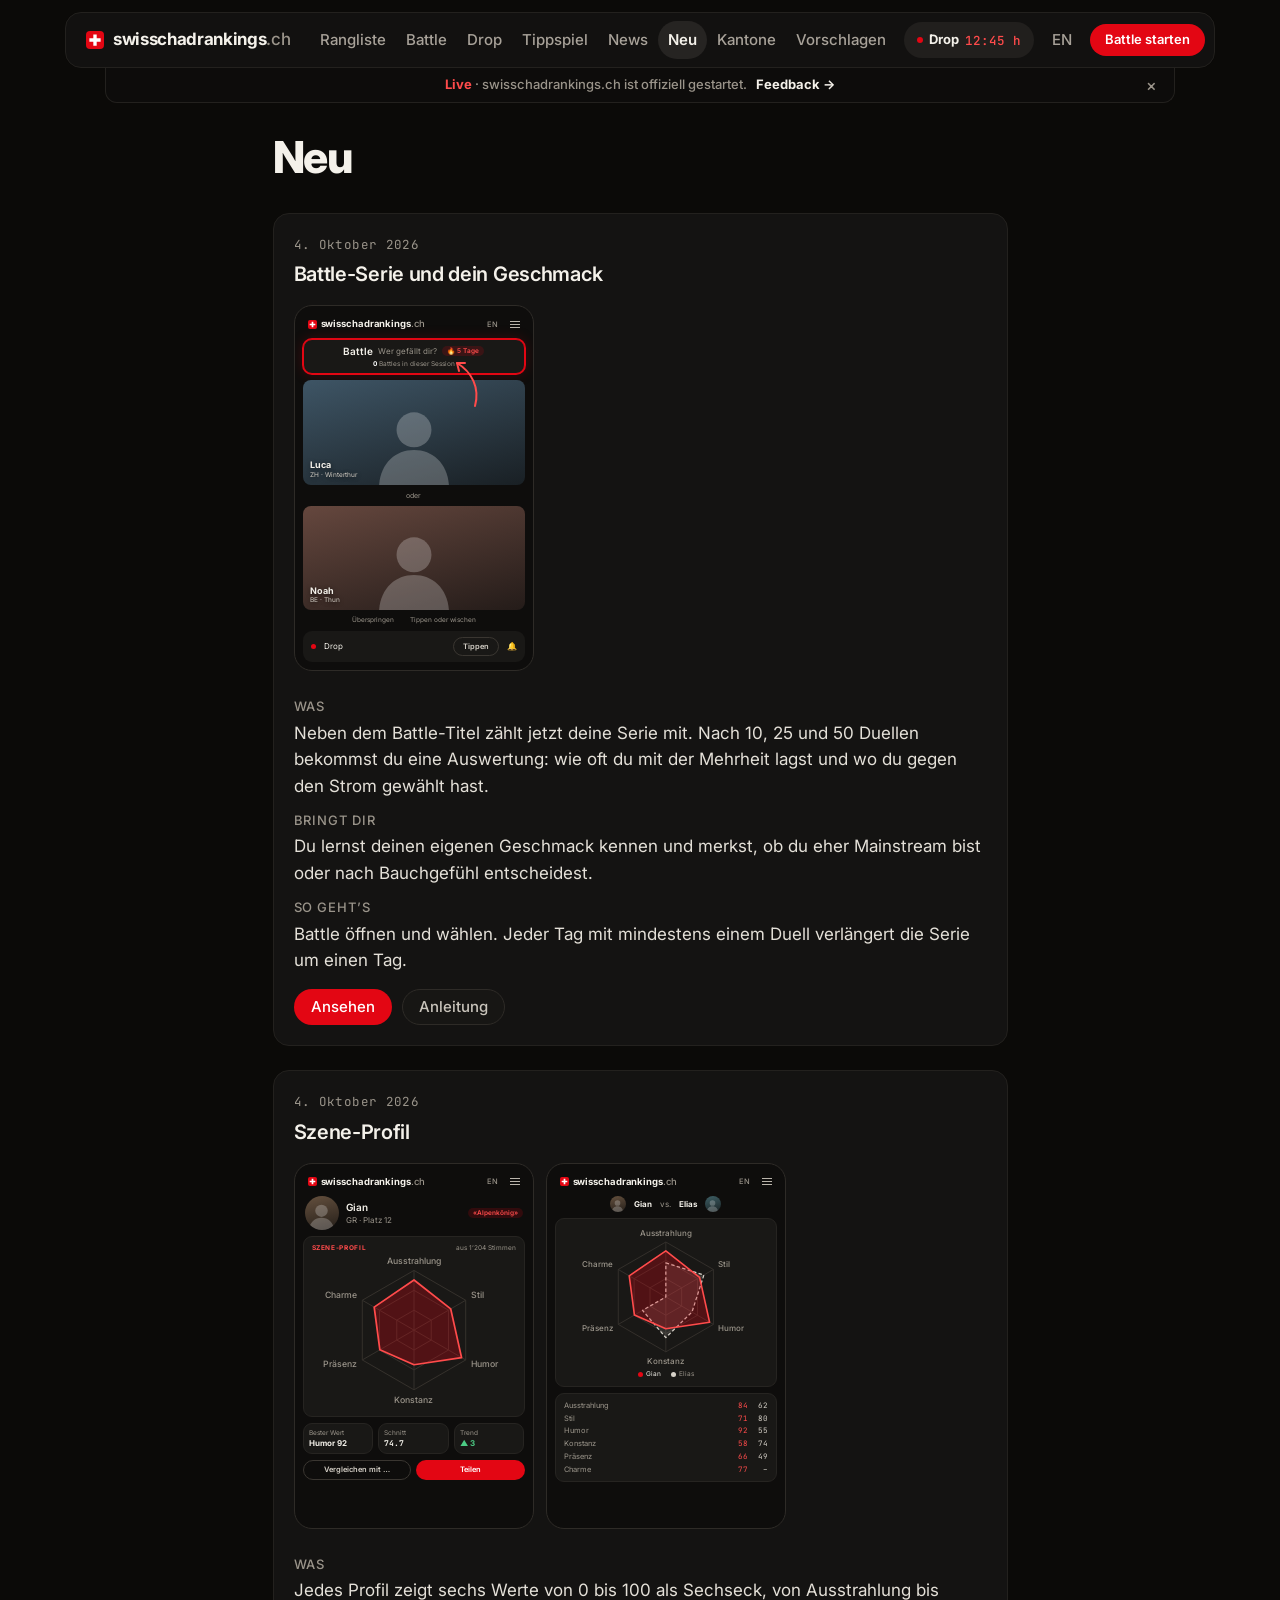
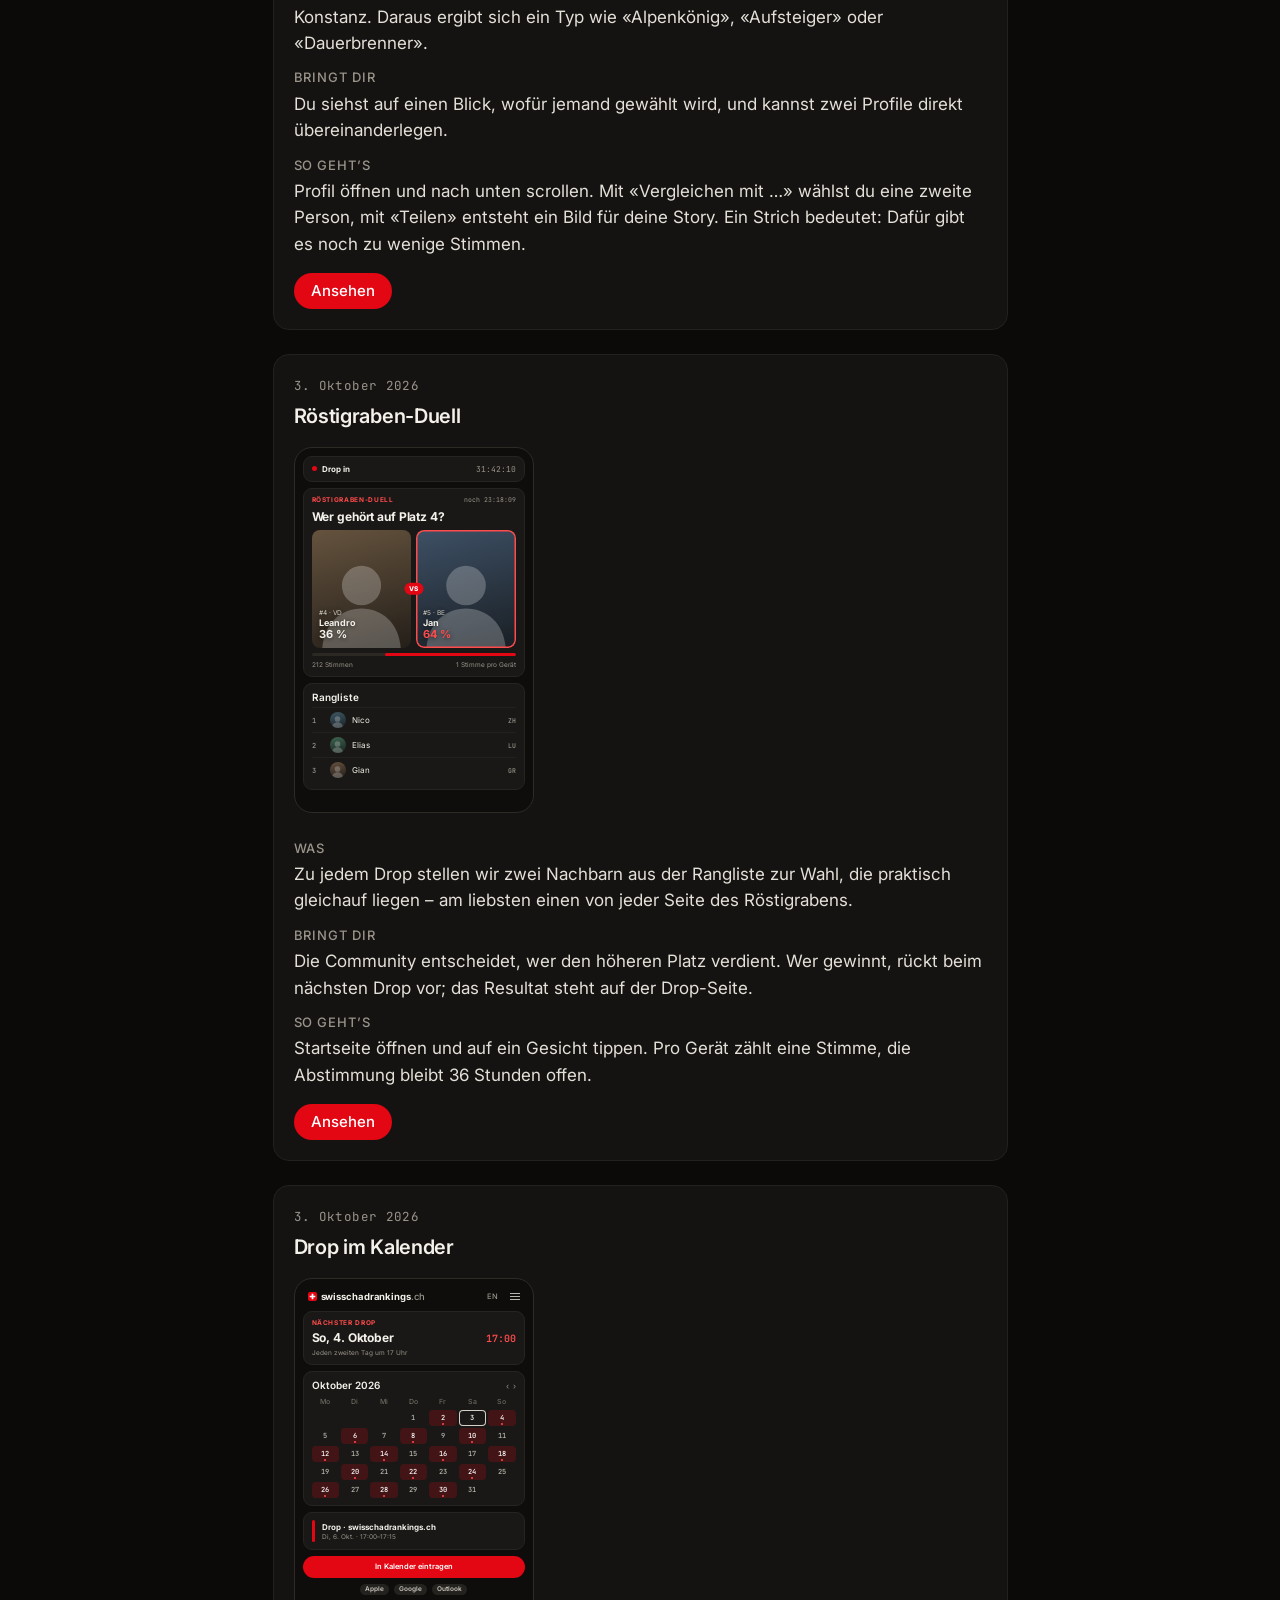
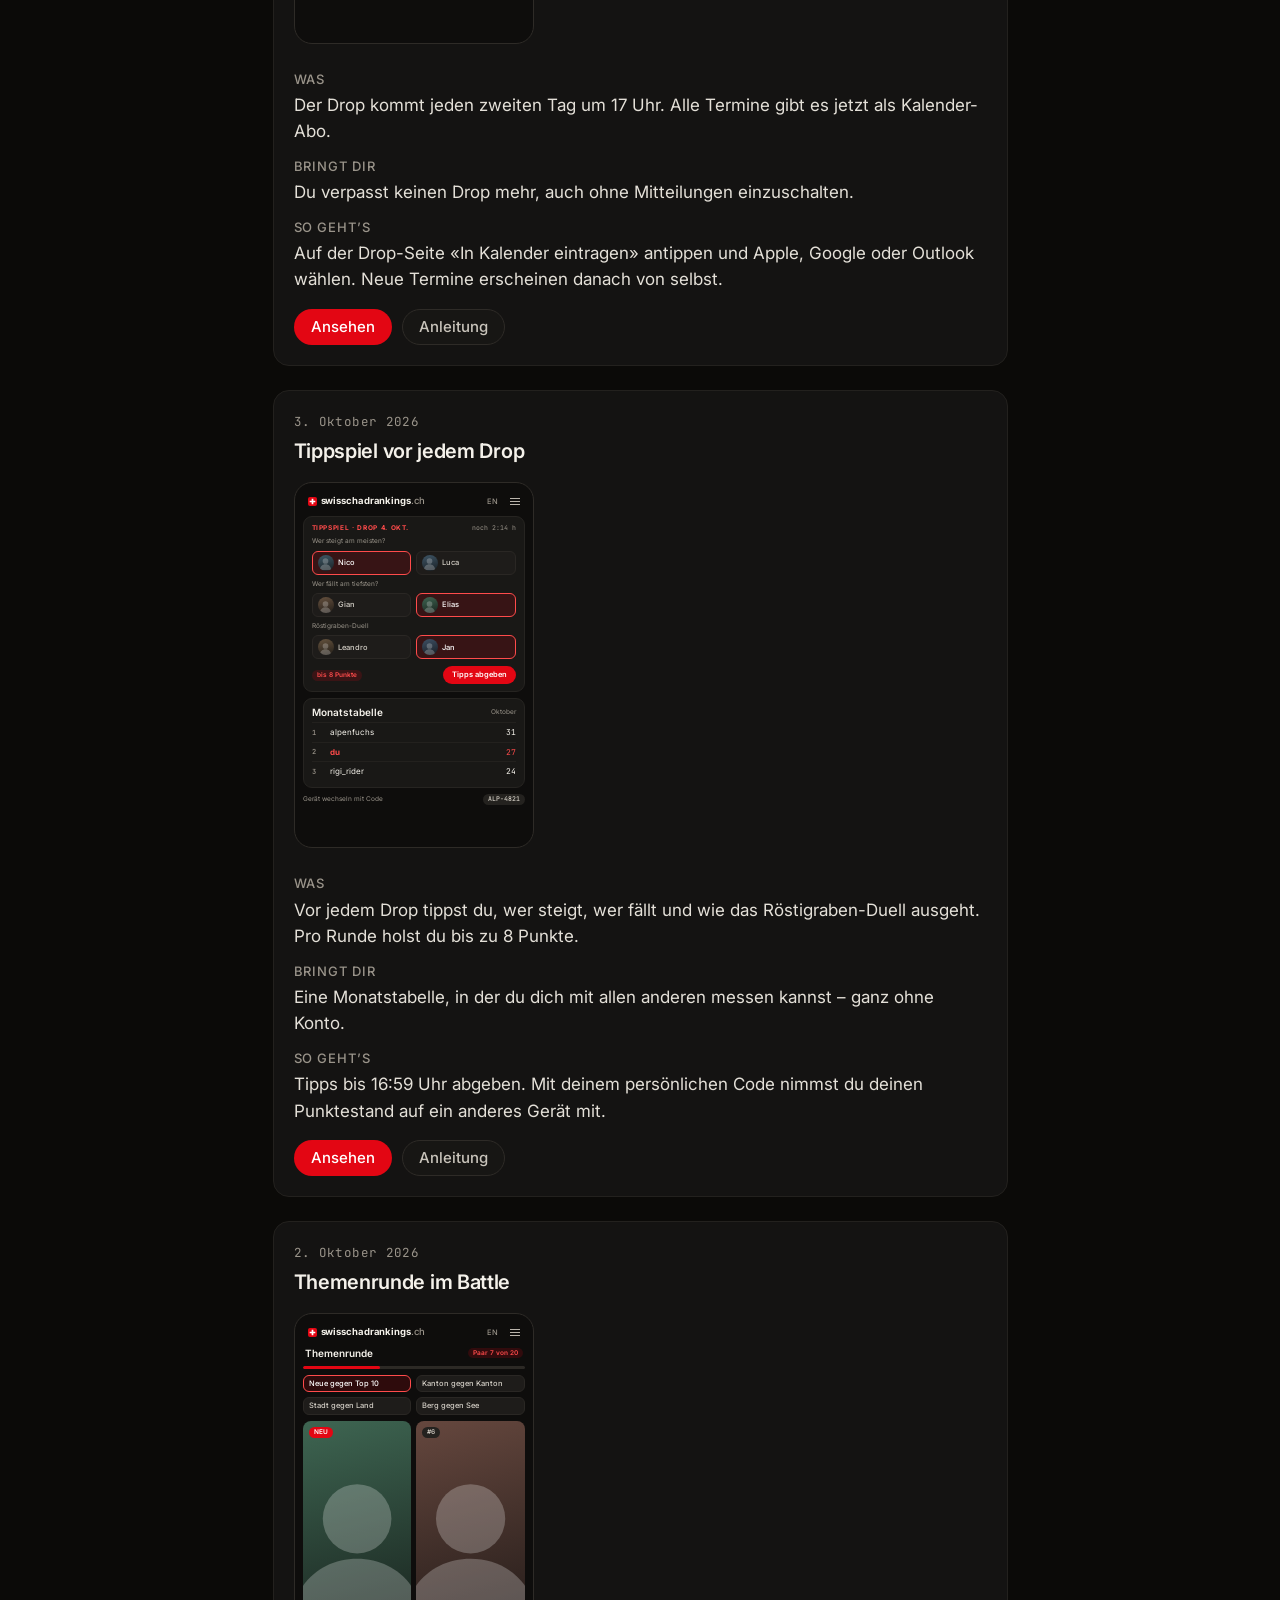
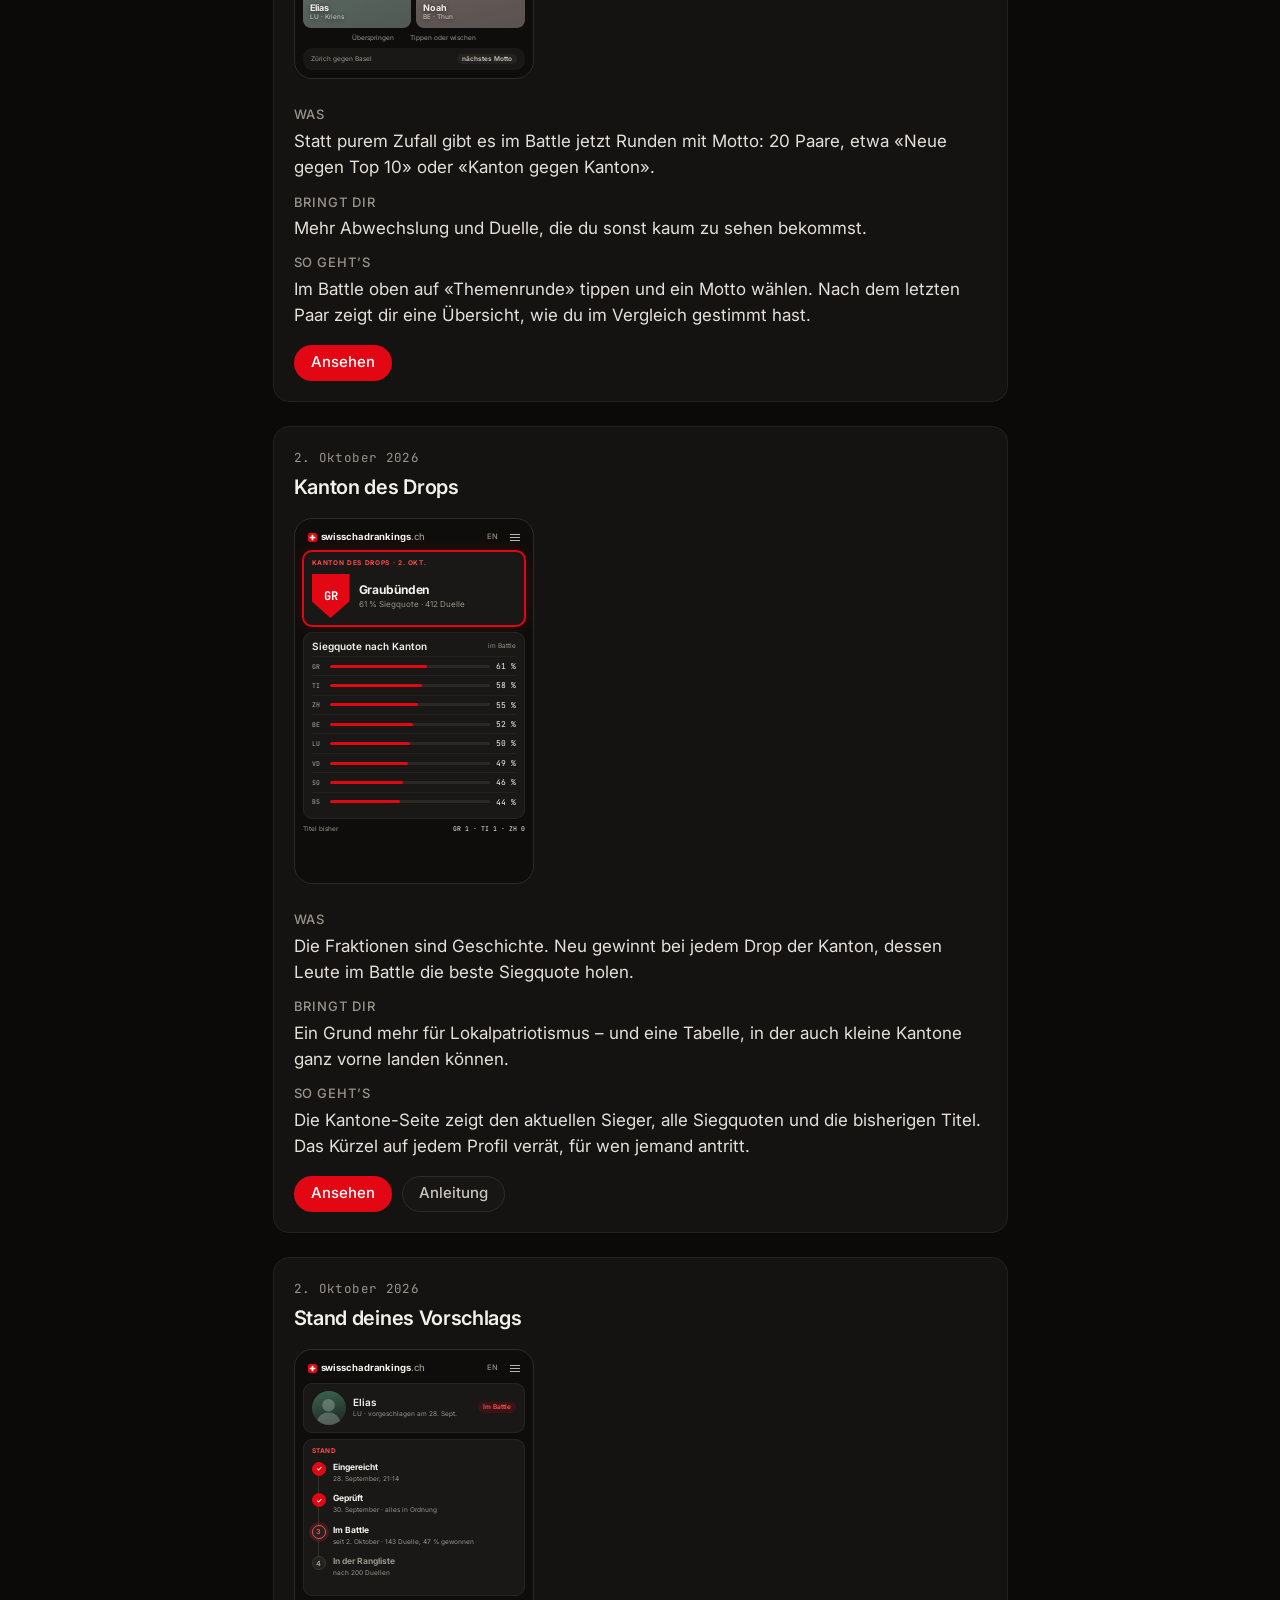
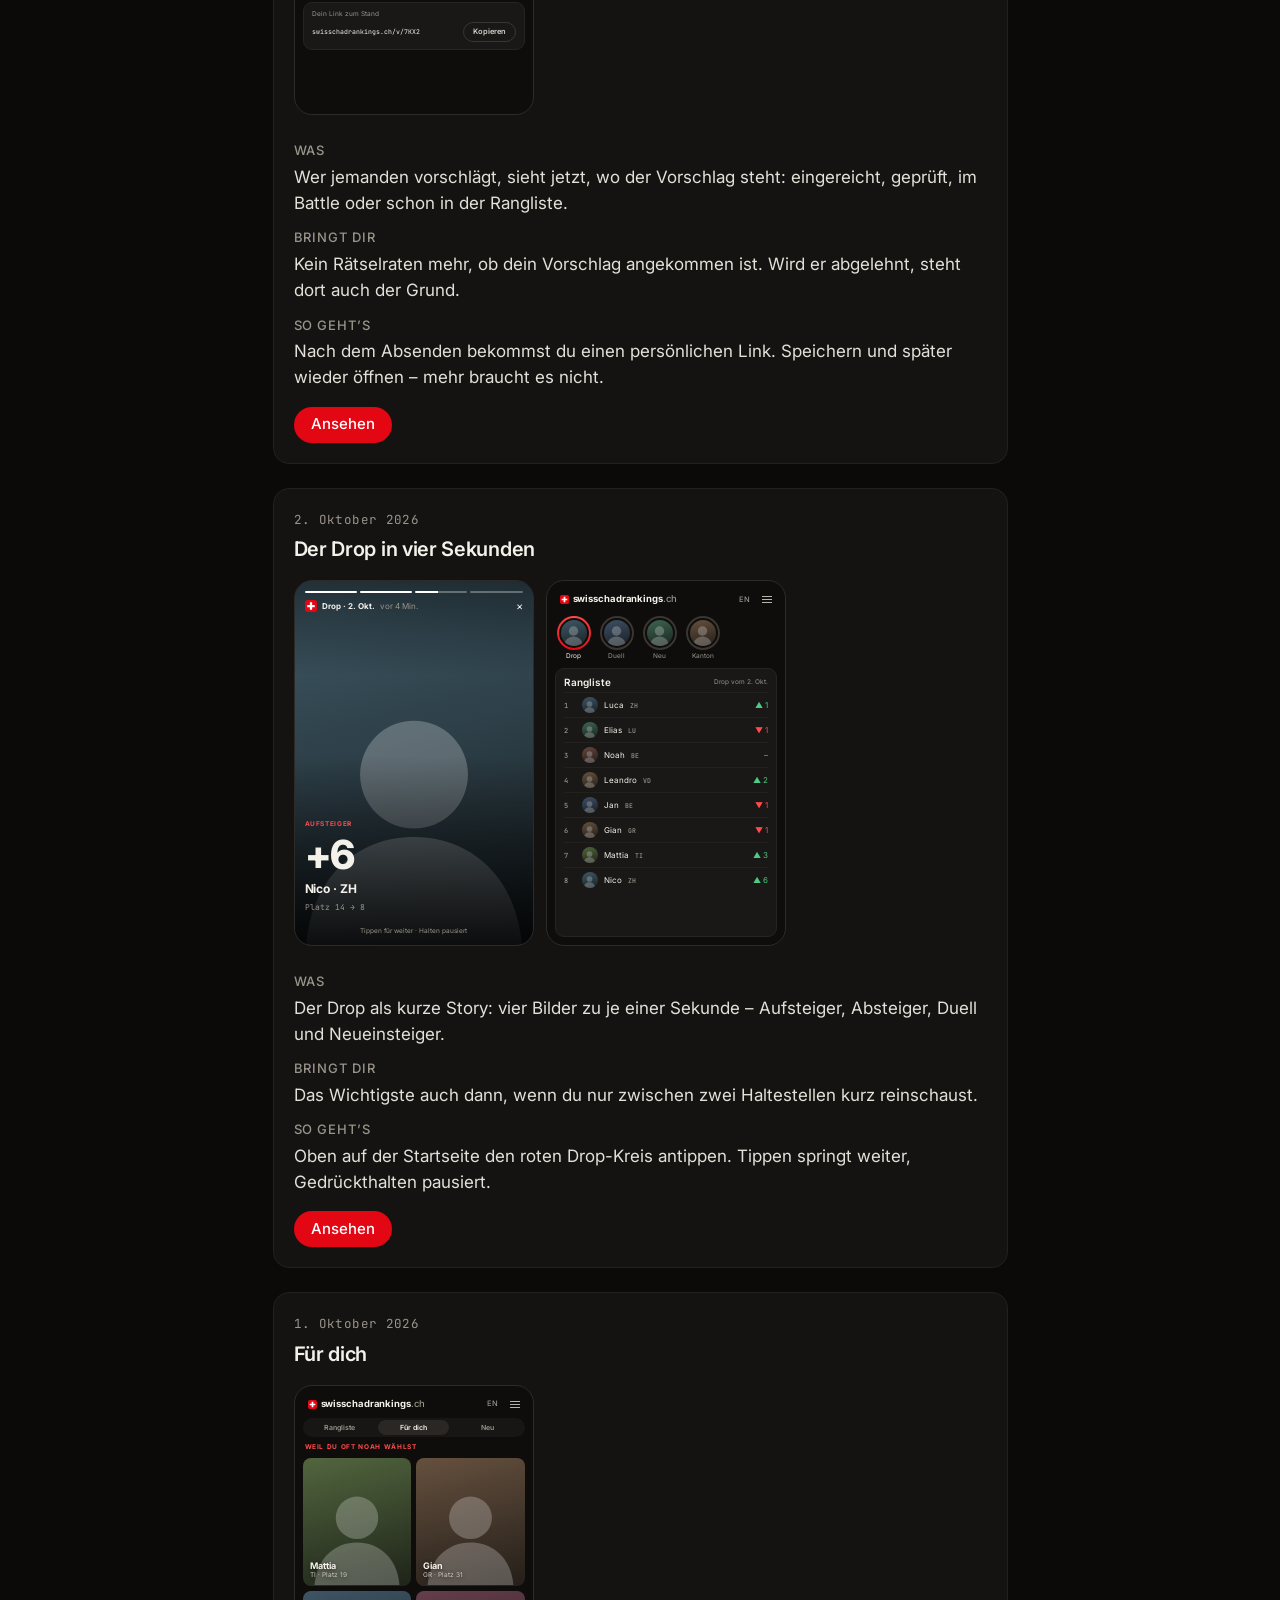
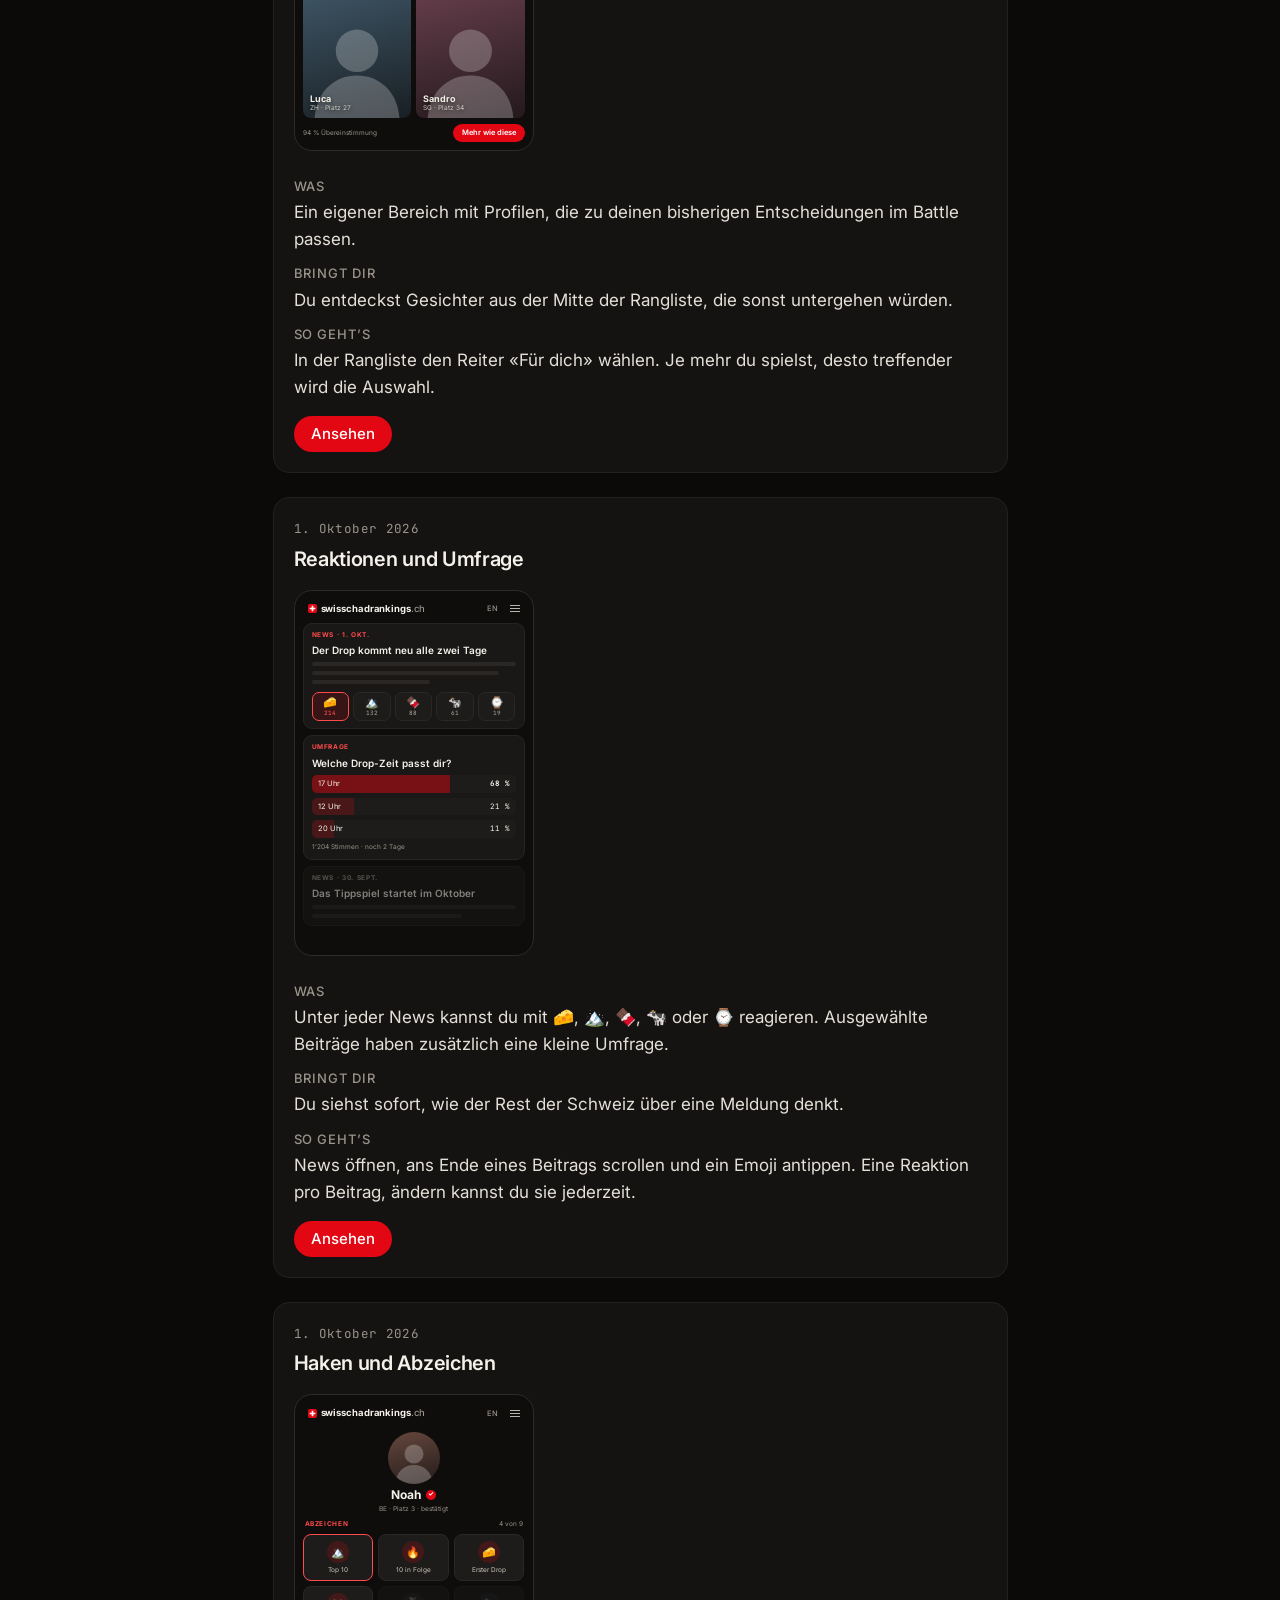
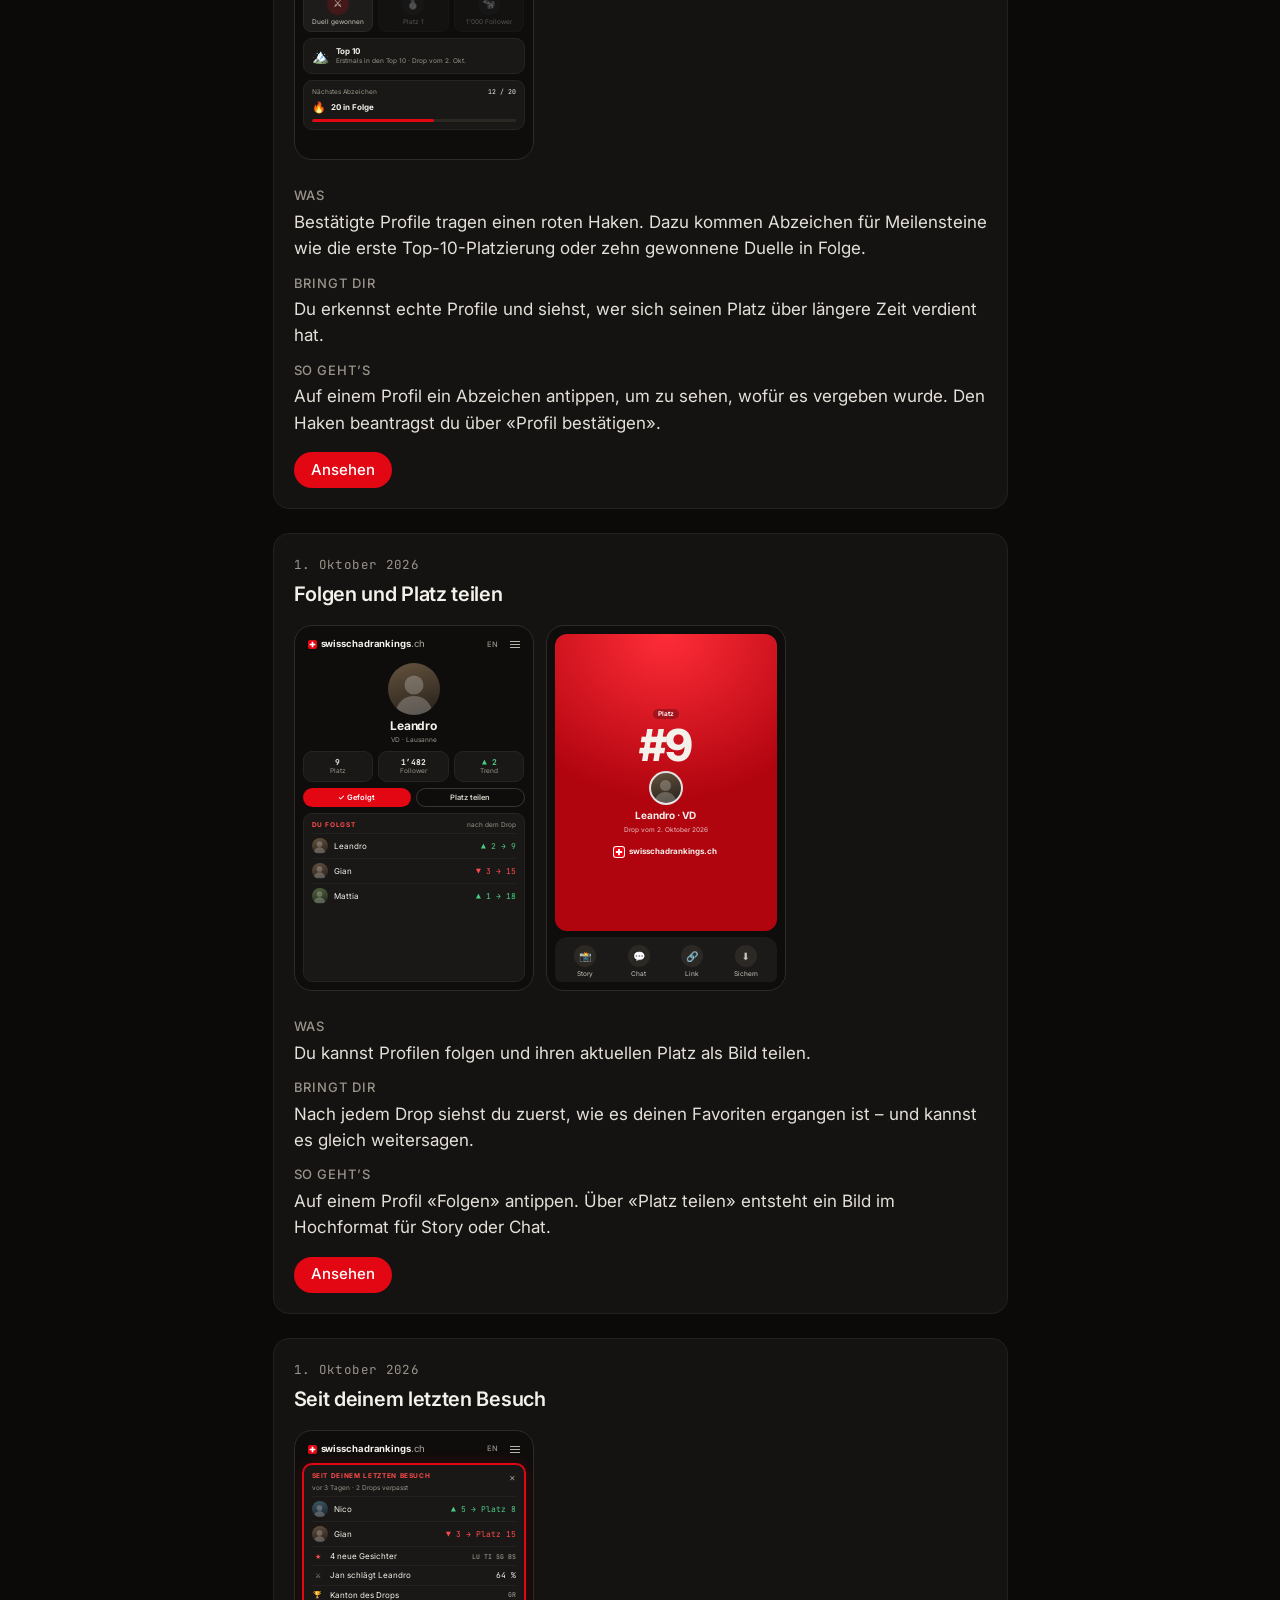
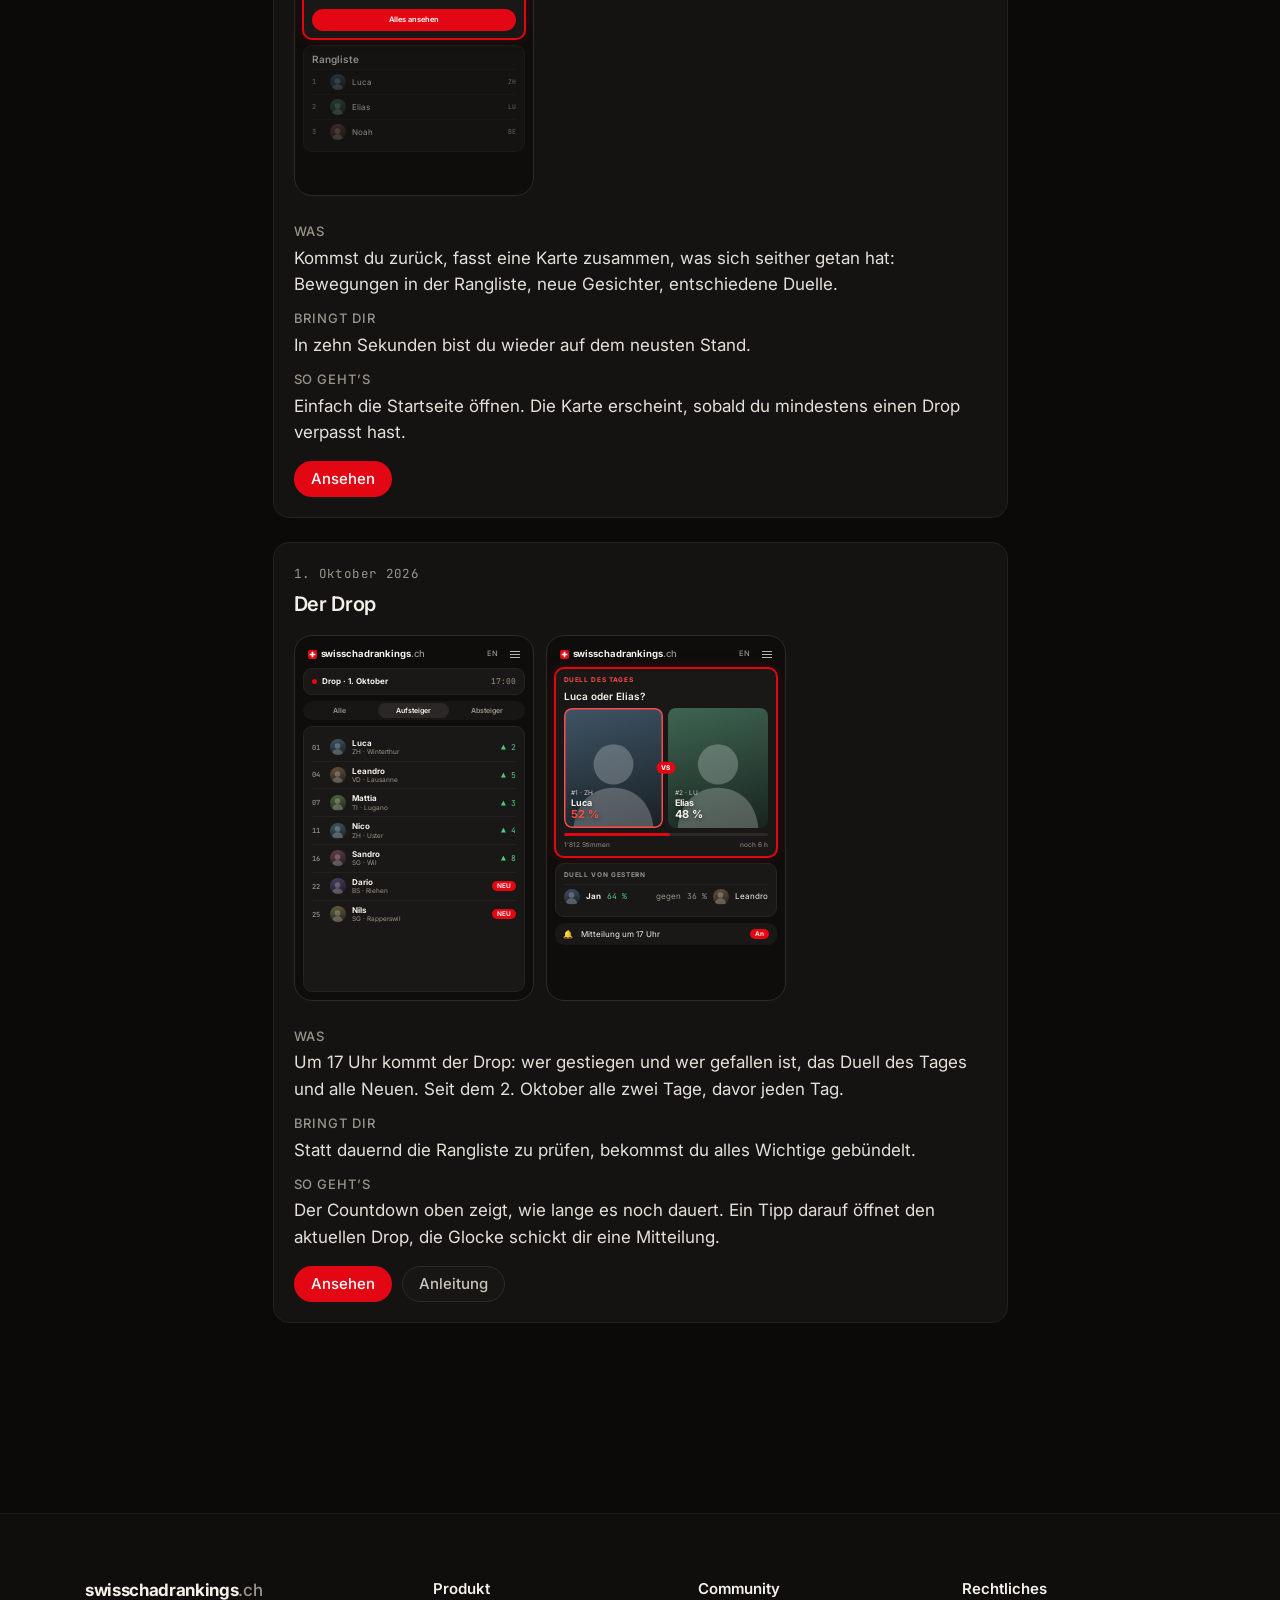
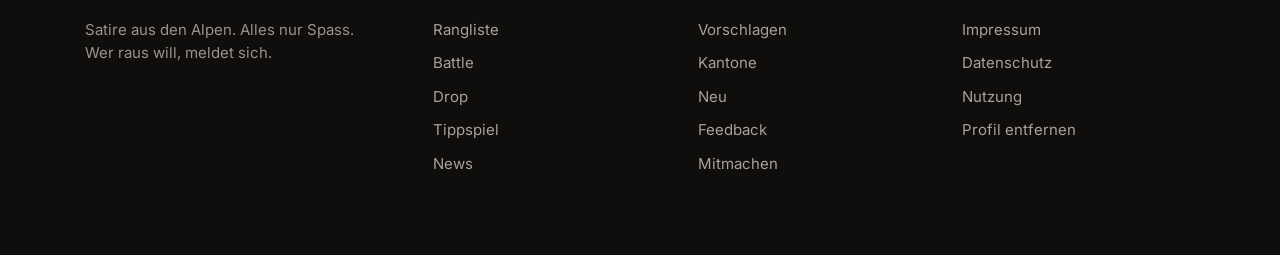
<file: index.html>
<!doctype html>
<html lang="de-CH">
<head>
  <meta charset="utf-8">
  <meta name="viewport" content="width=device-width, initial-scale=1">
  <title>swisschadrankings.ch</title>
  <meta name="robots" content="noindex">
  <meta http-equiv="refresh" content="0; url=neu/">
  <link rel="canonical" href="https://swisschadrankings.ch/neu/">
  <link rel="icon" href="favicon.svg" type="image/svg+xml">
  <script>location.replace("neu/");</script>
</head>
<body style="background:#0b0a08;color:#f4f1ea;font-family:system-ui,sans-serif">
  <p>Weiter zu <a href="neu/" style="color:#ff4b4b">Neu</a> …</p>
</body>
</html>
</file>
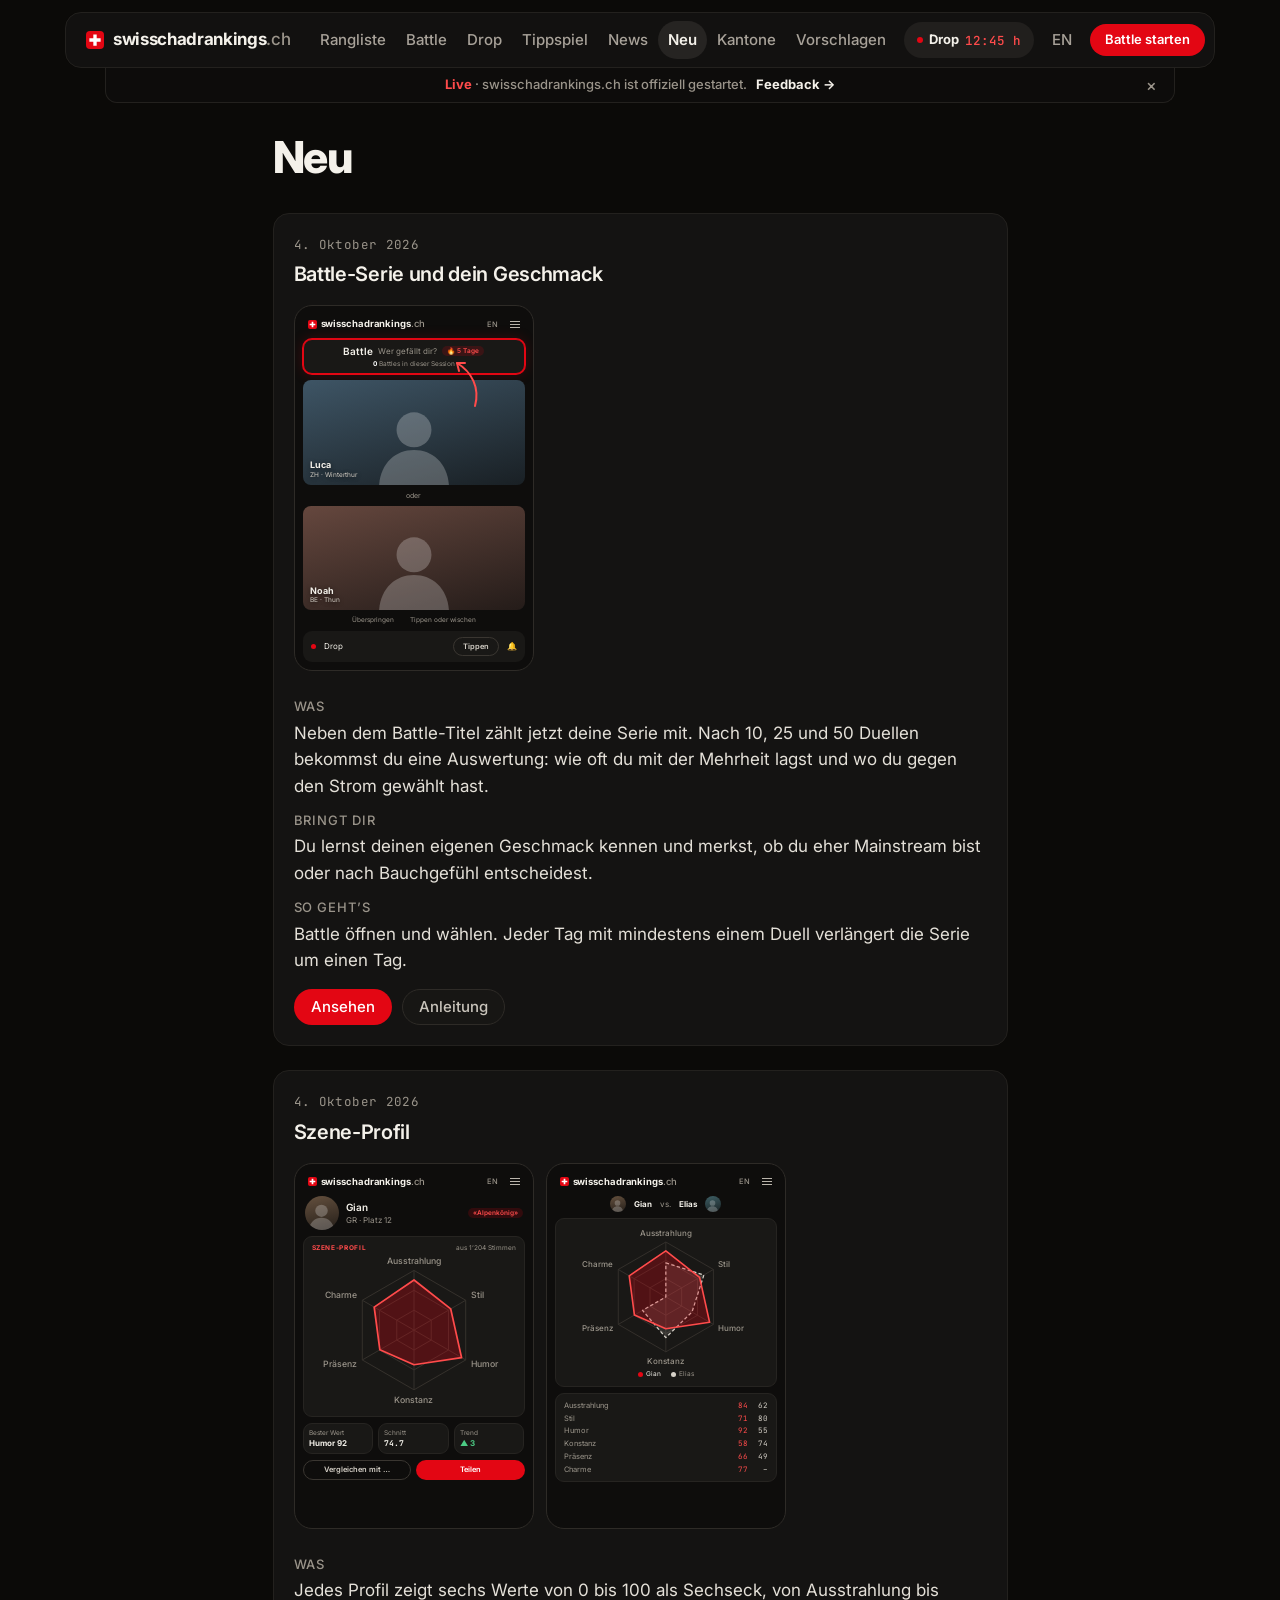
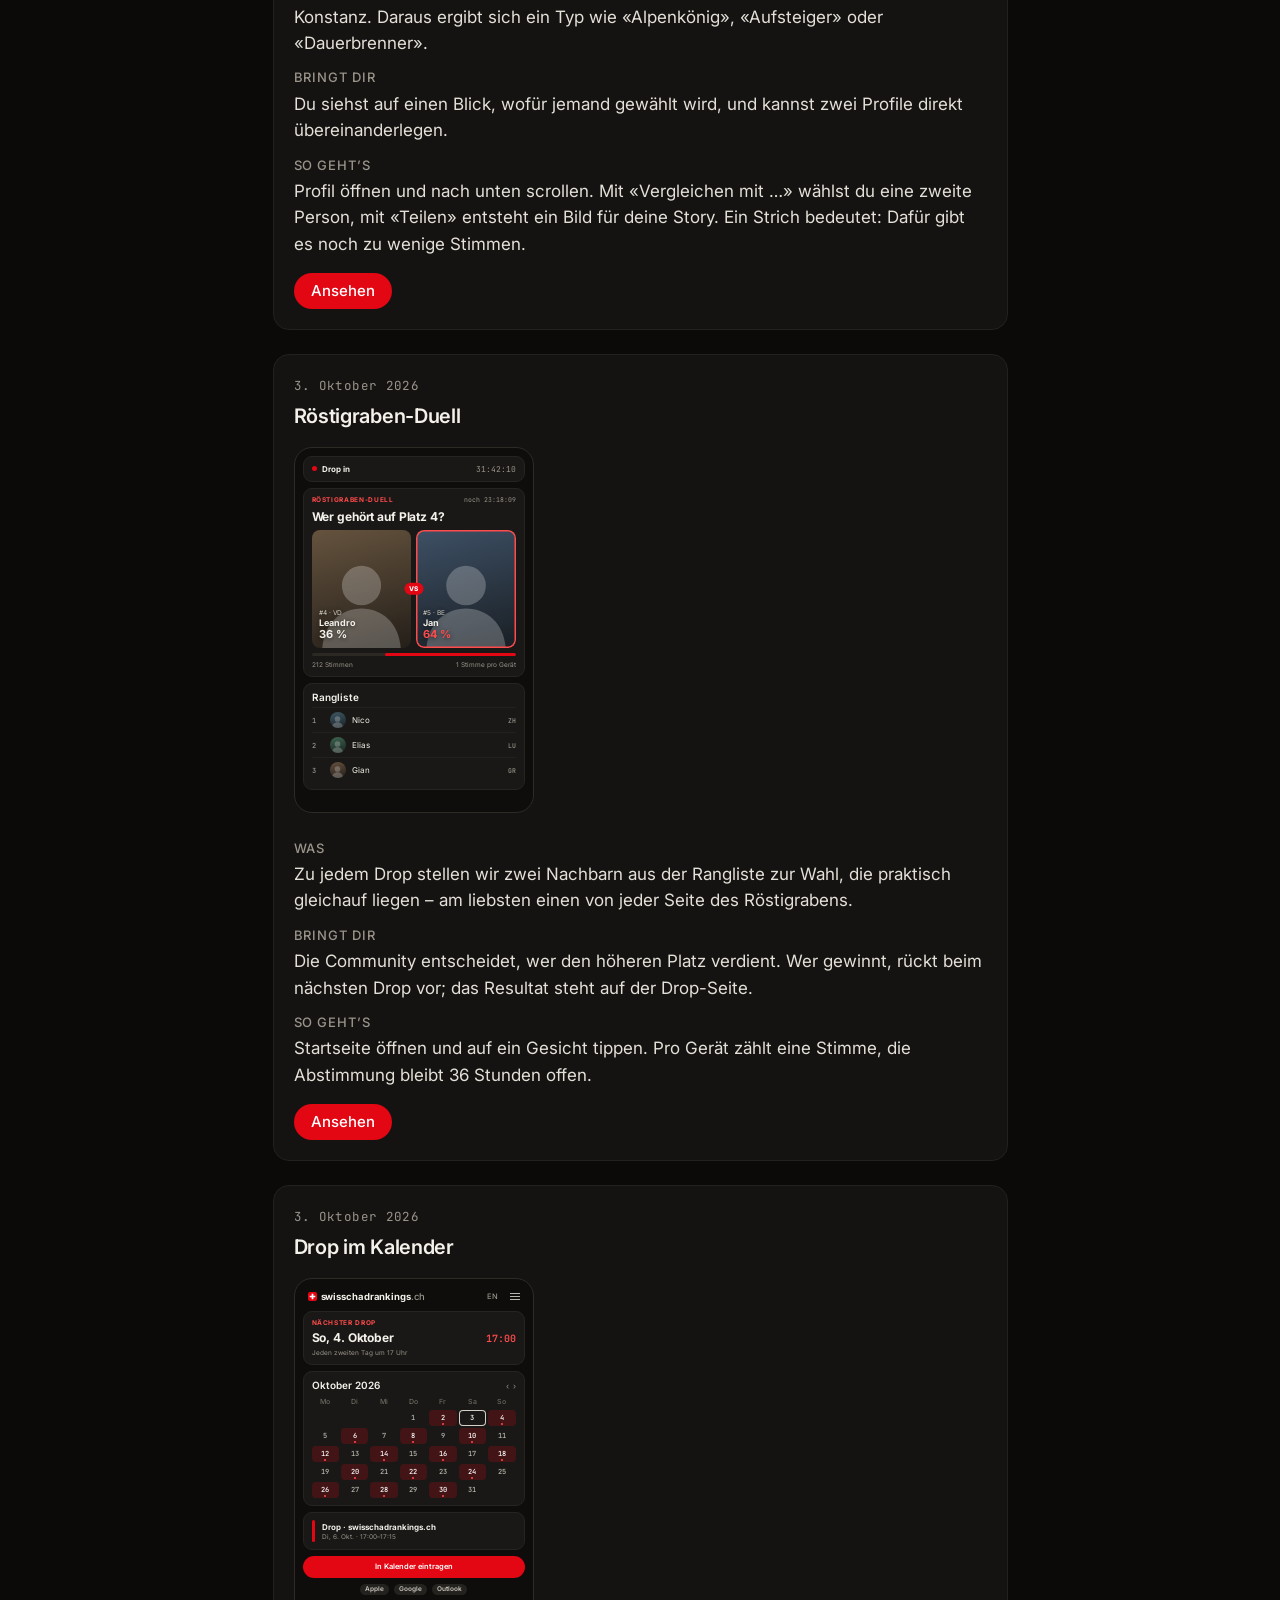
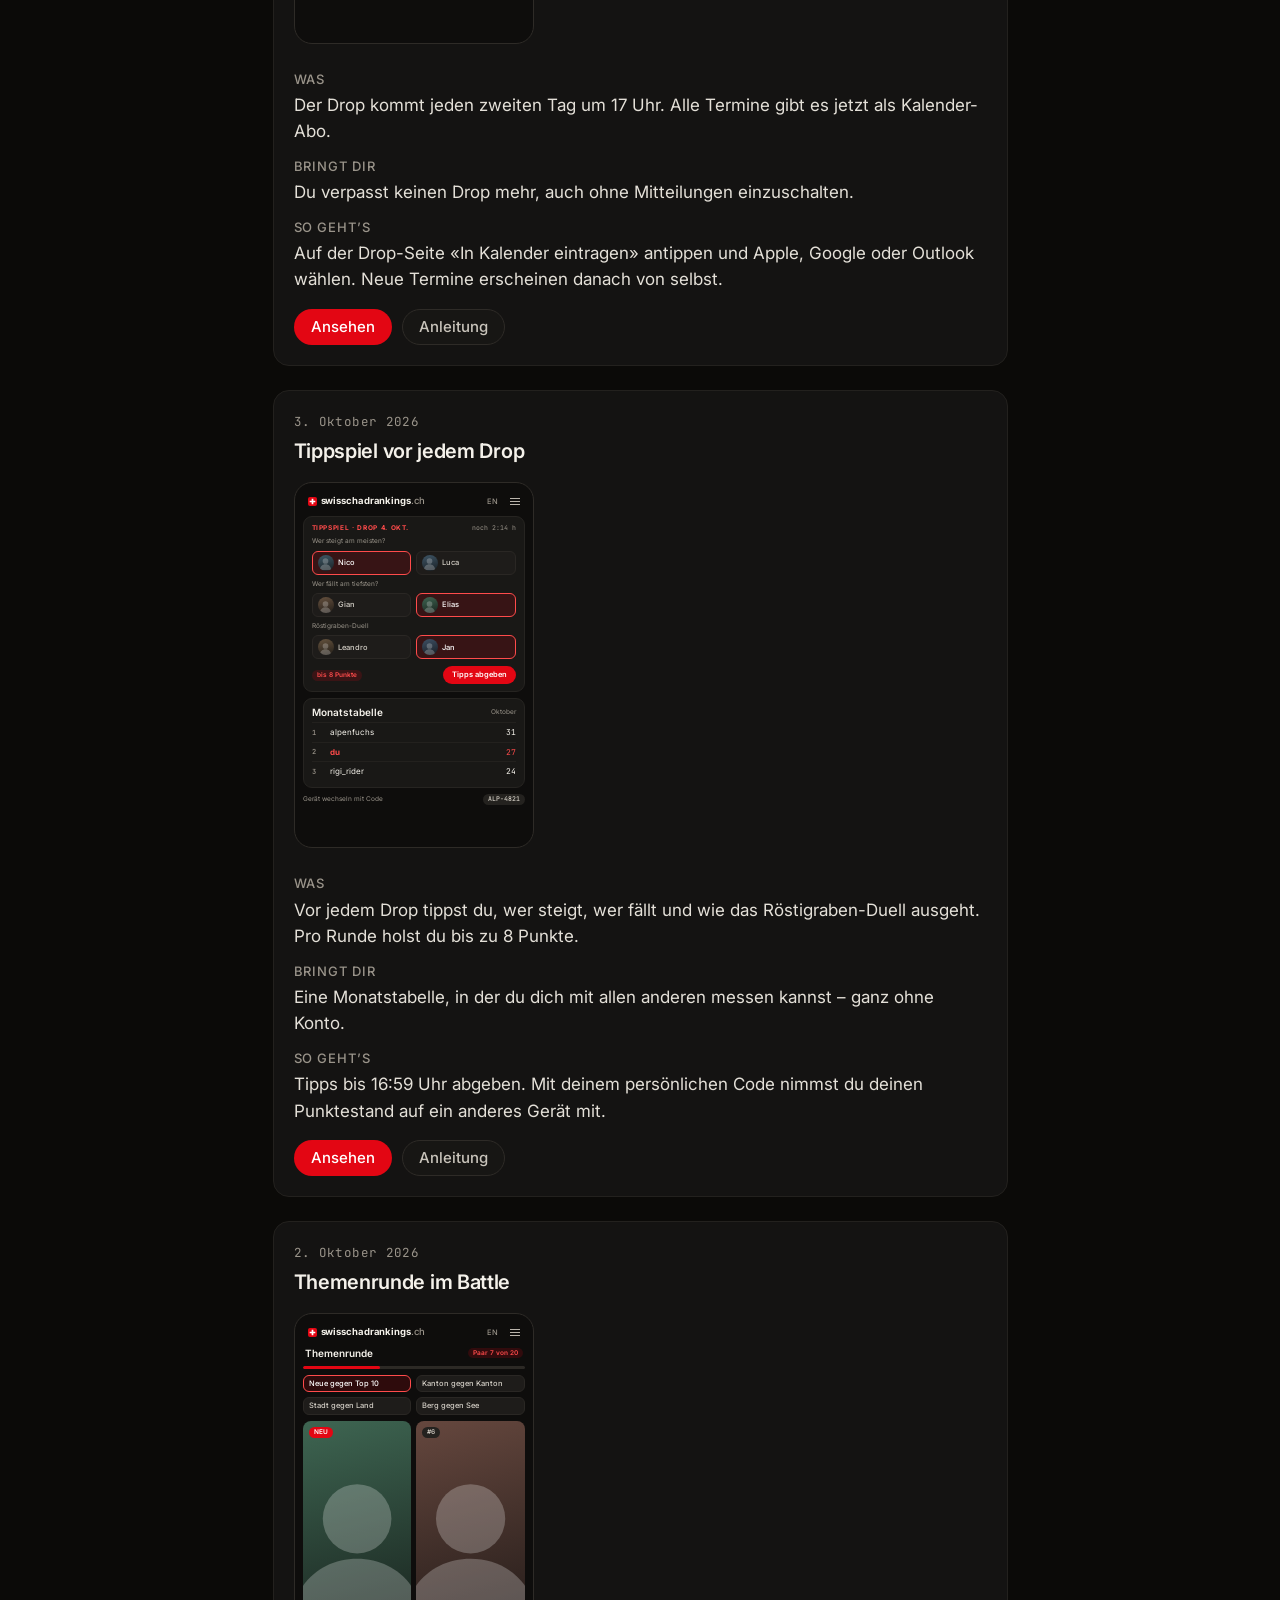
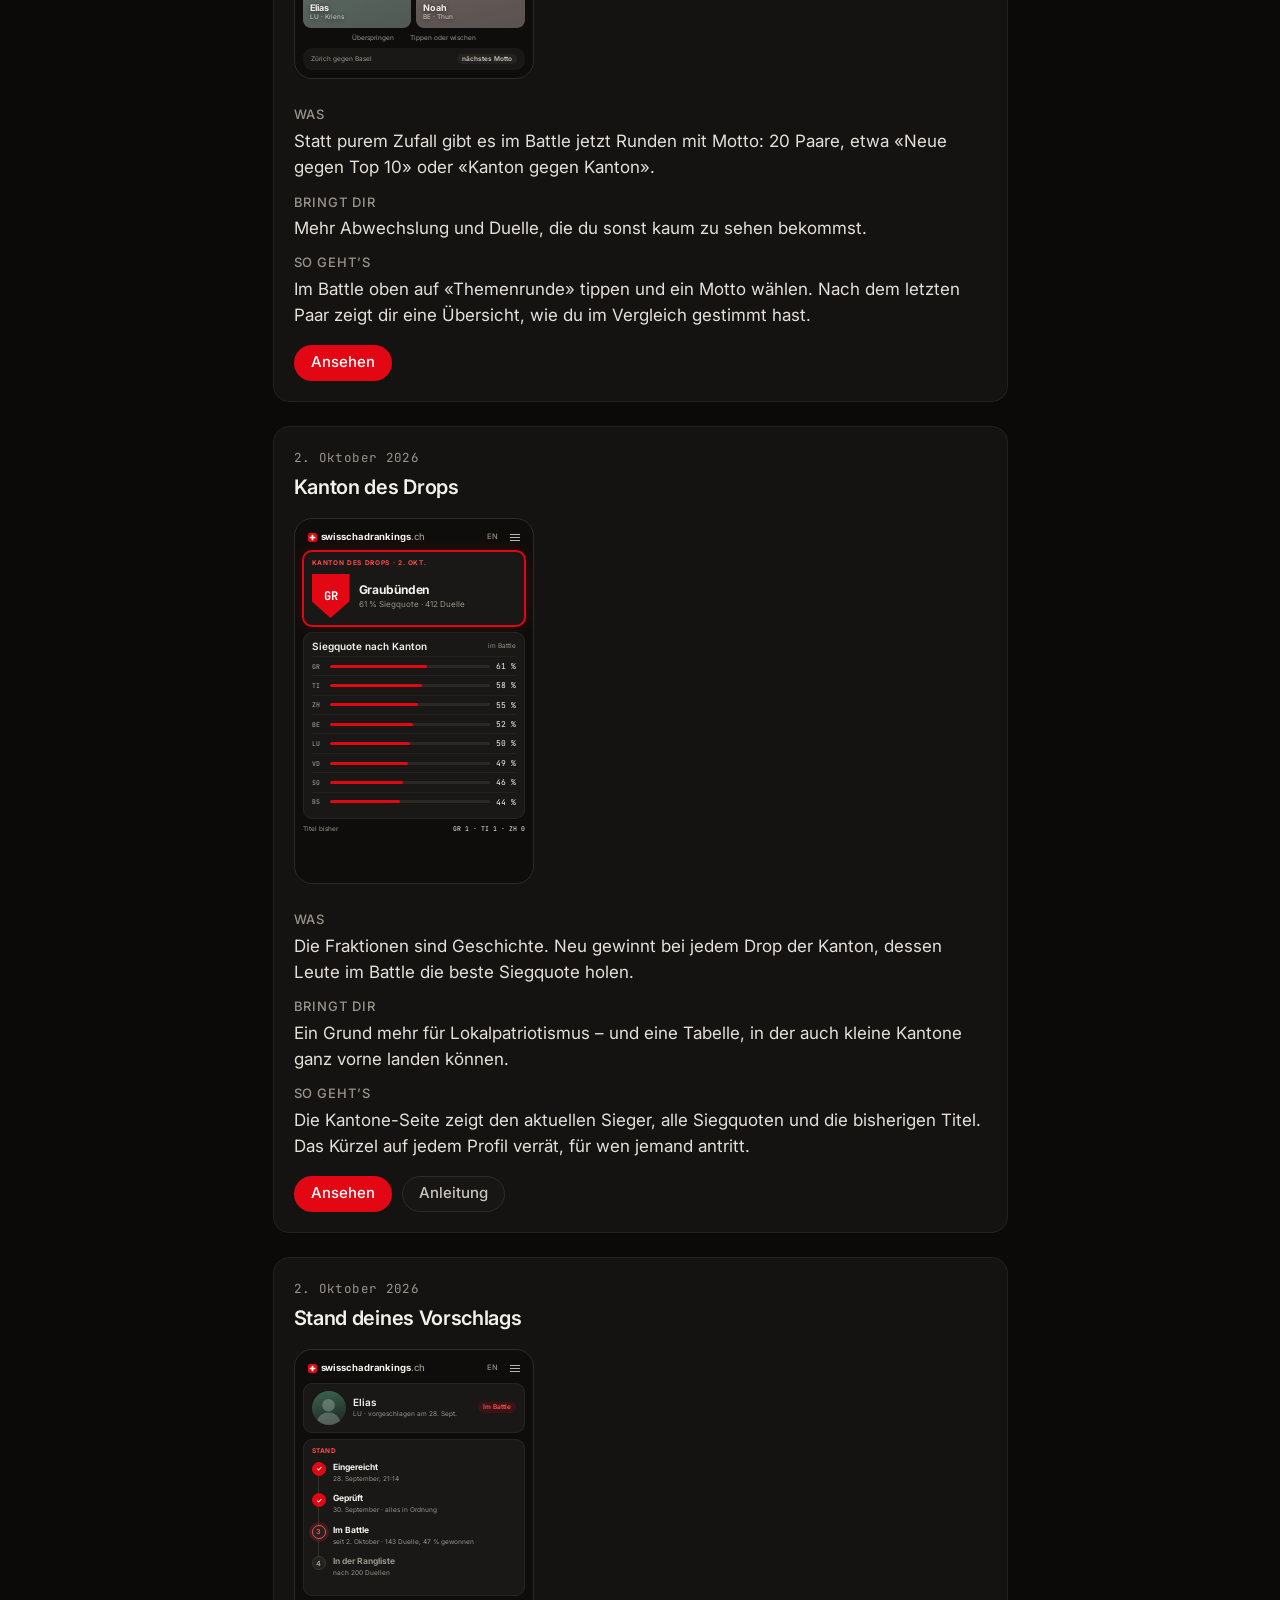
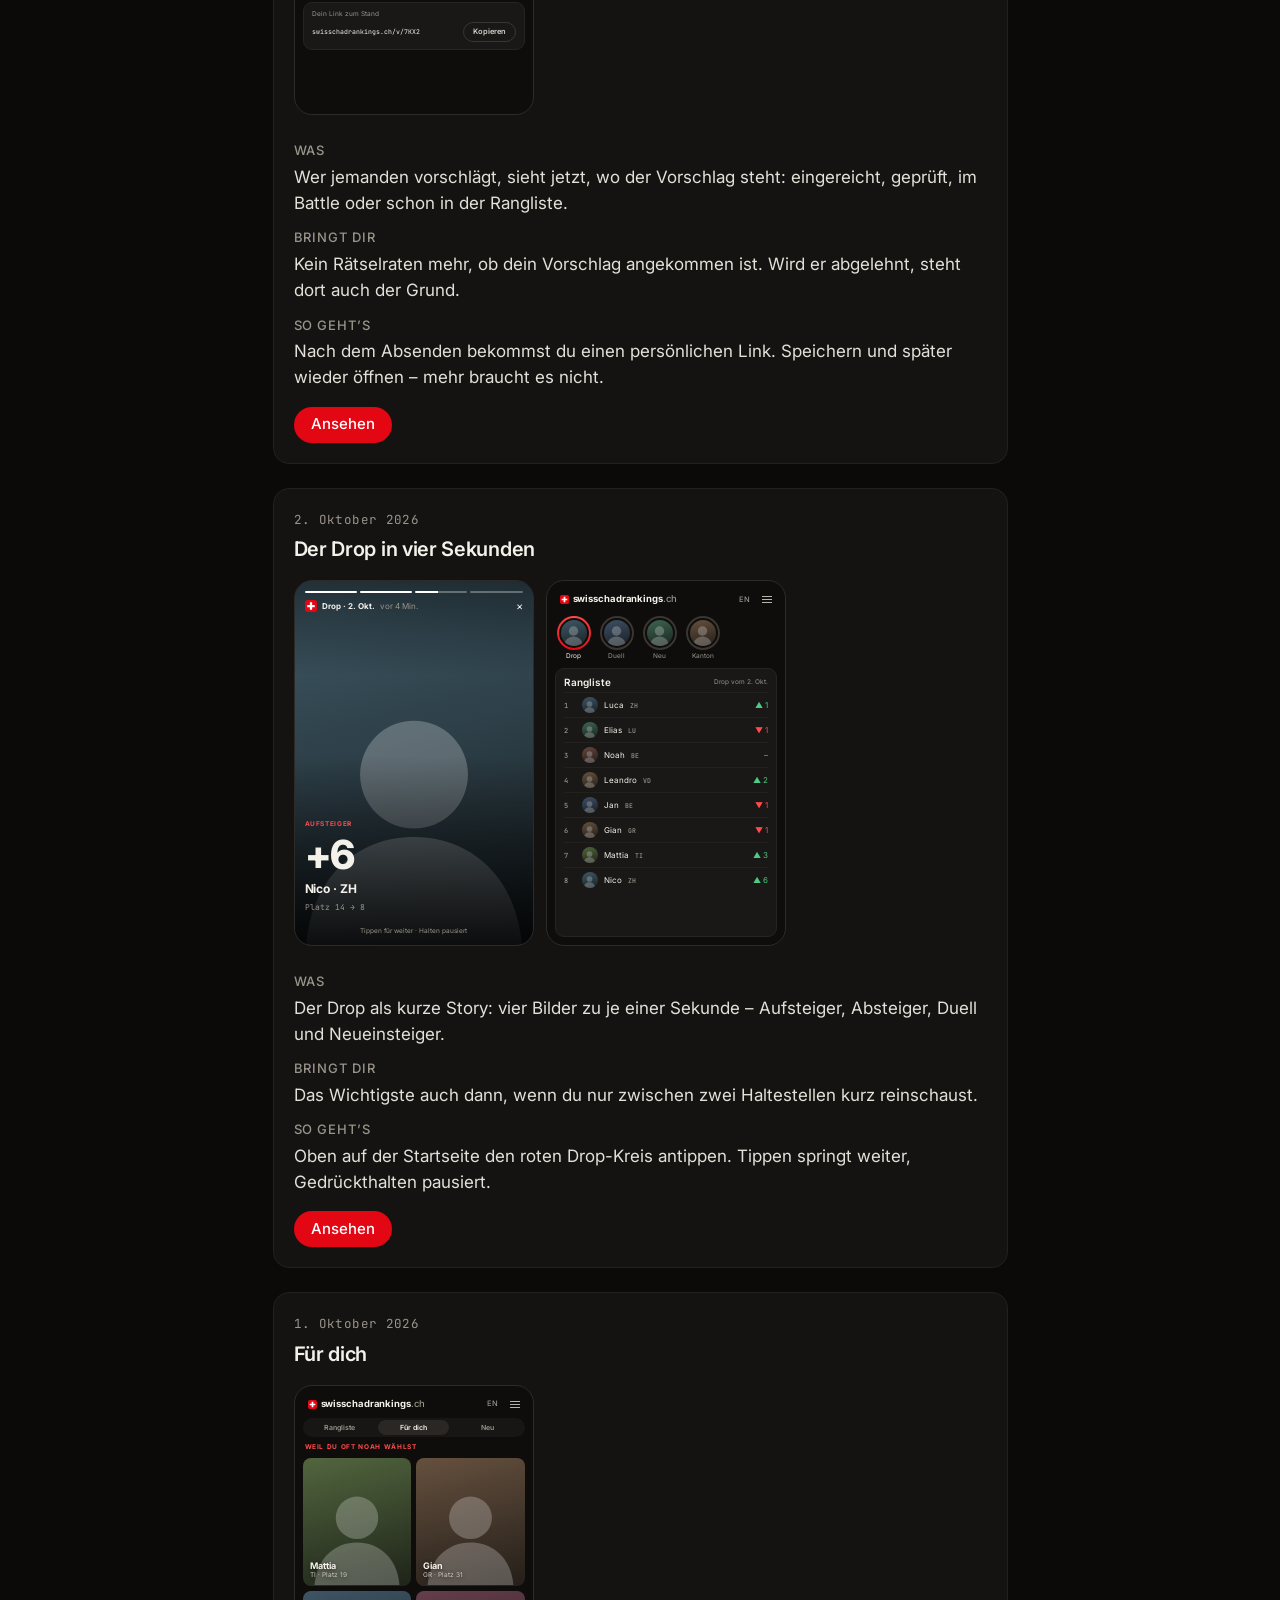
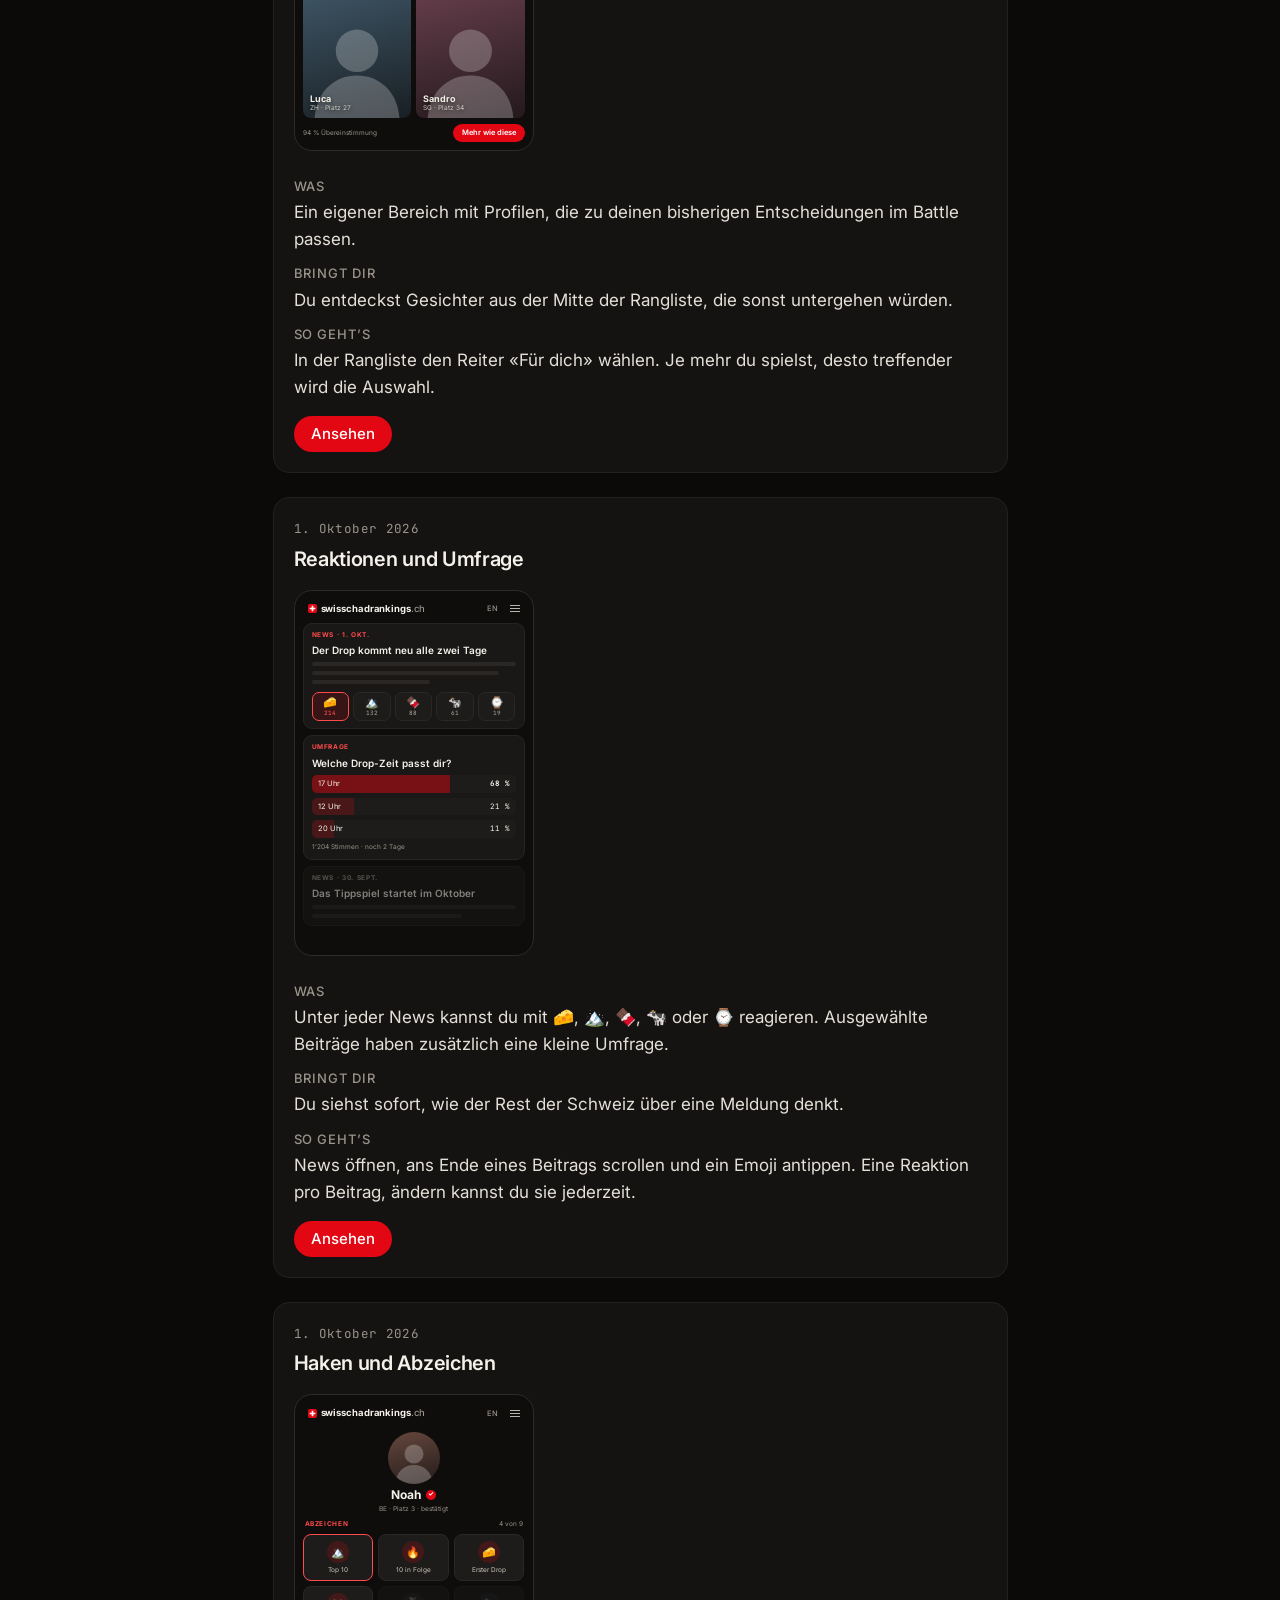
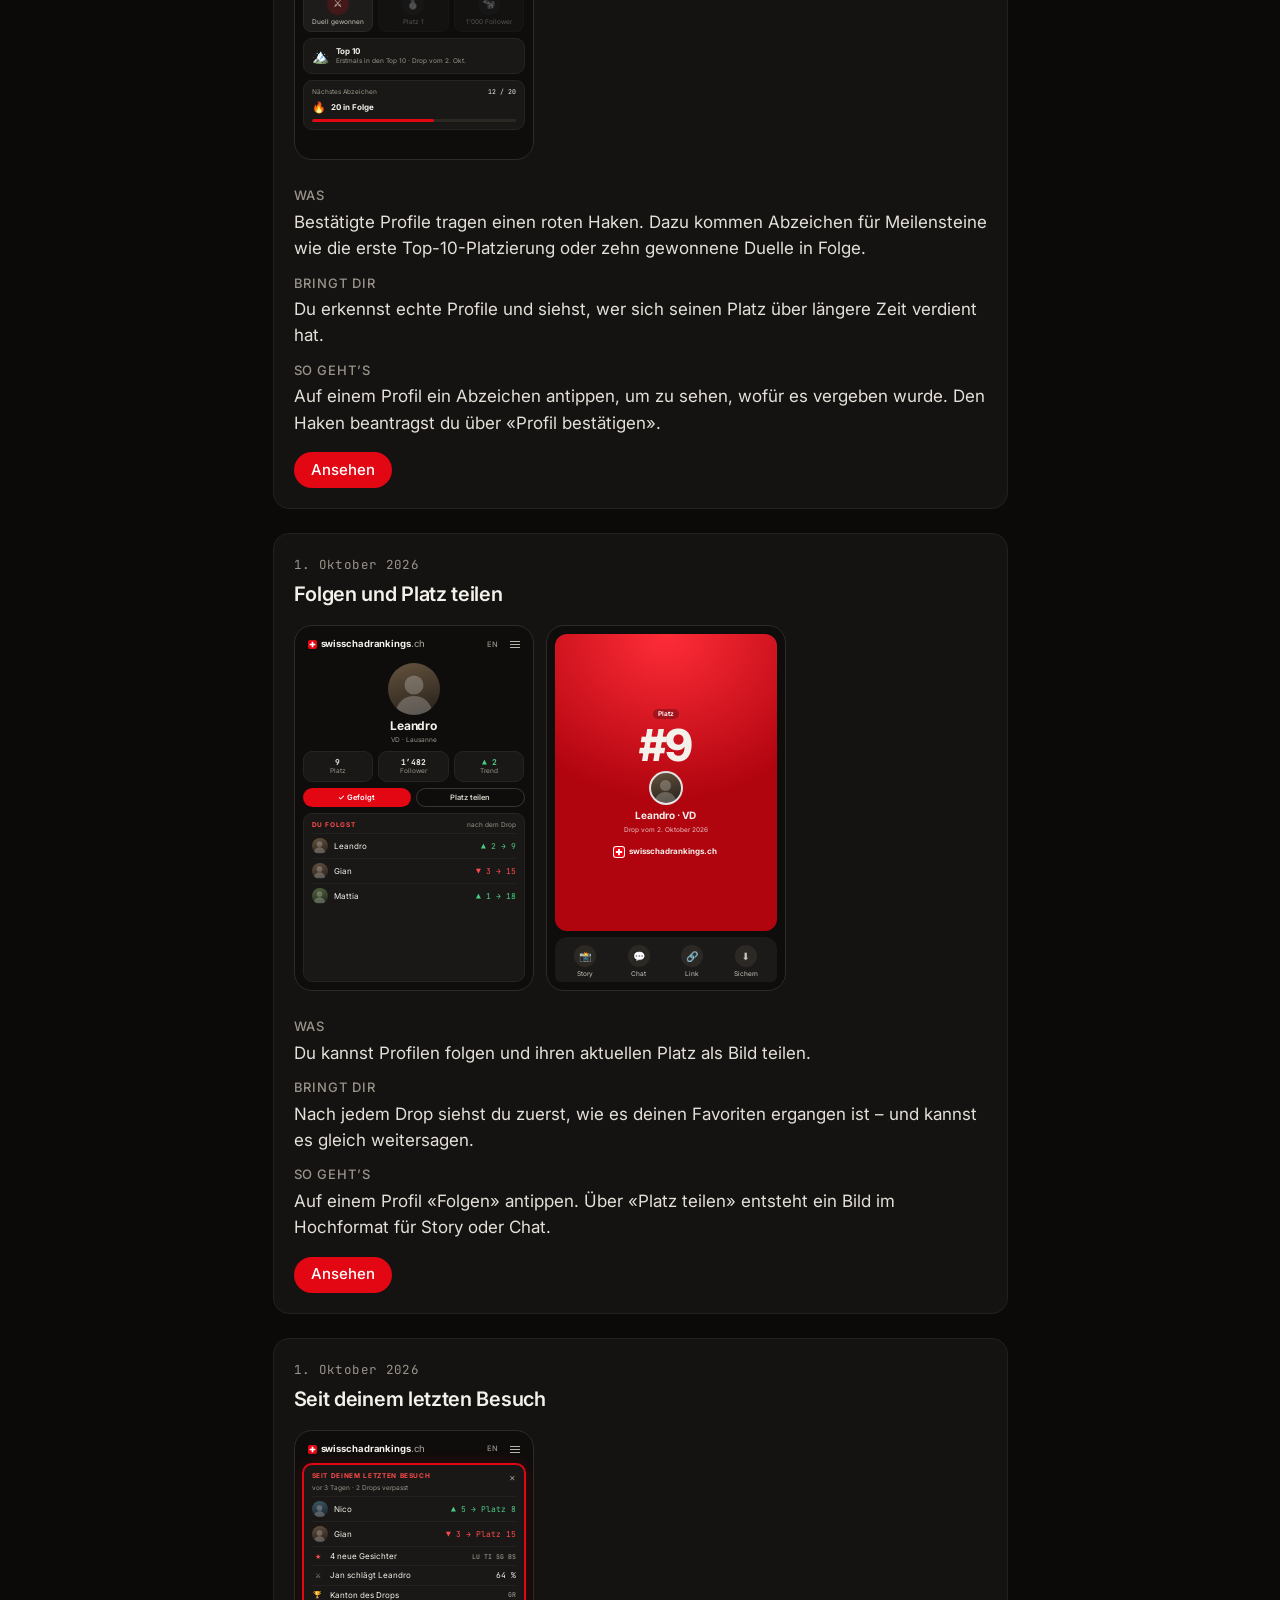
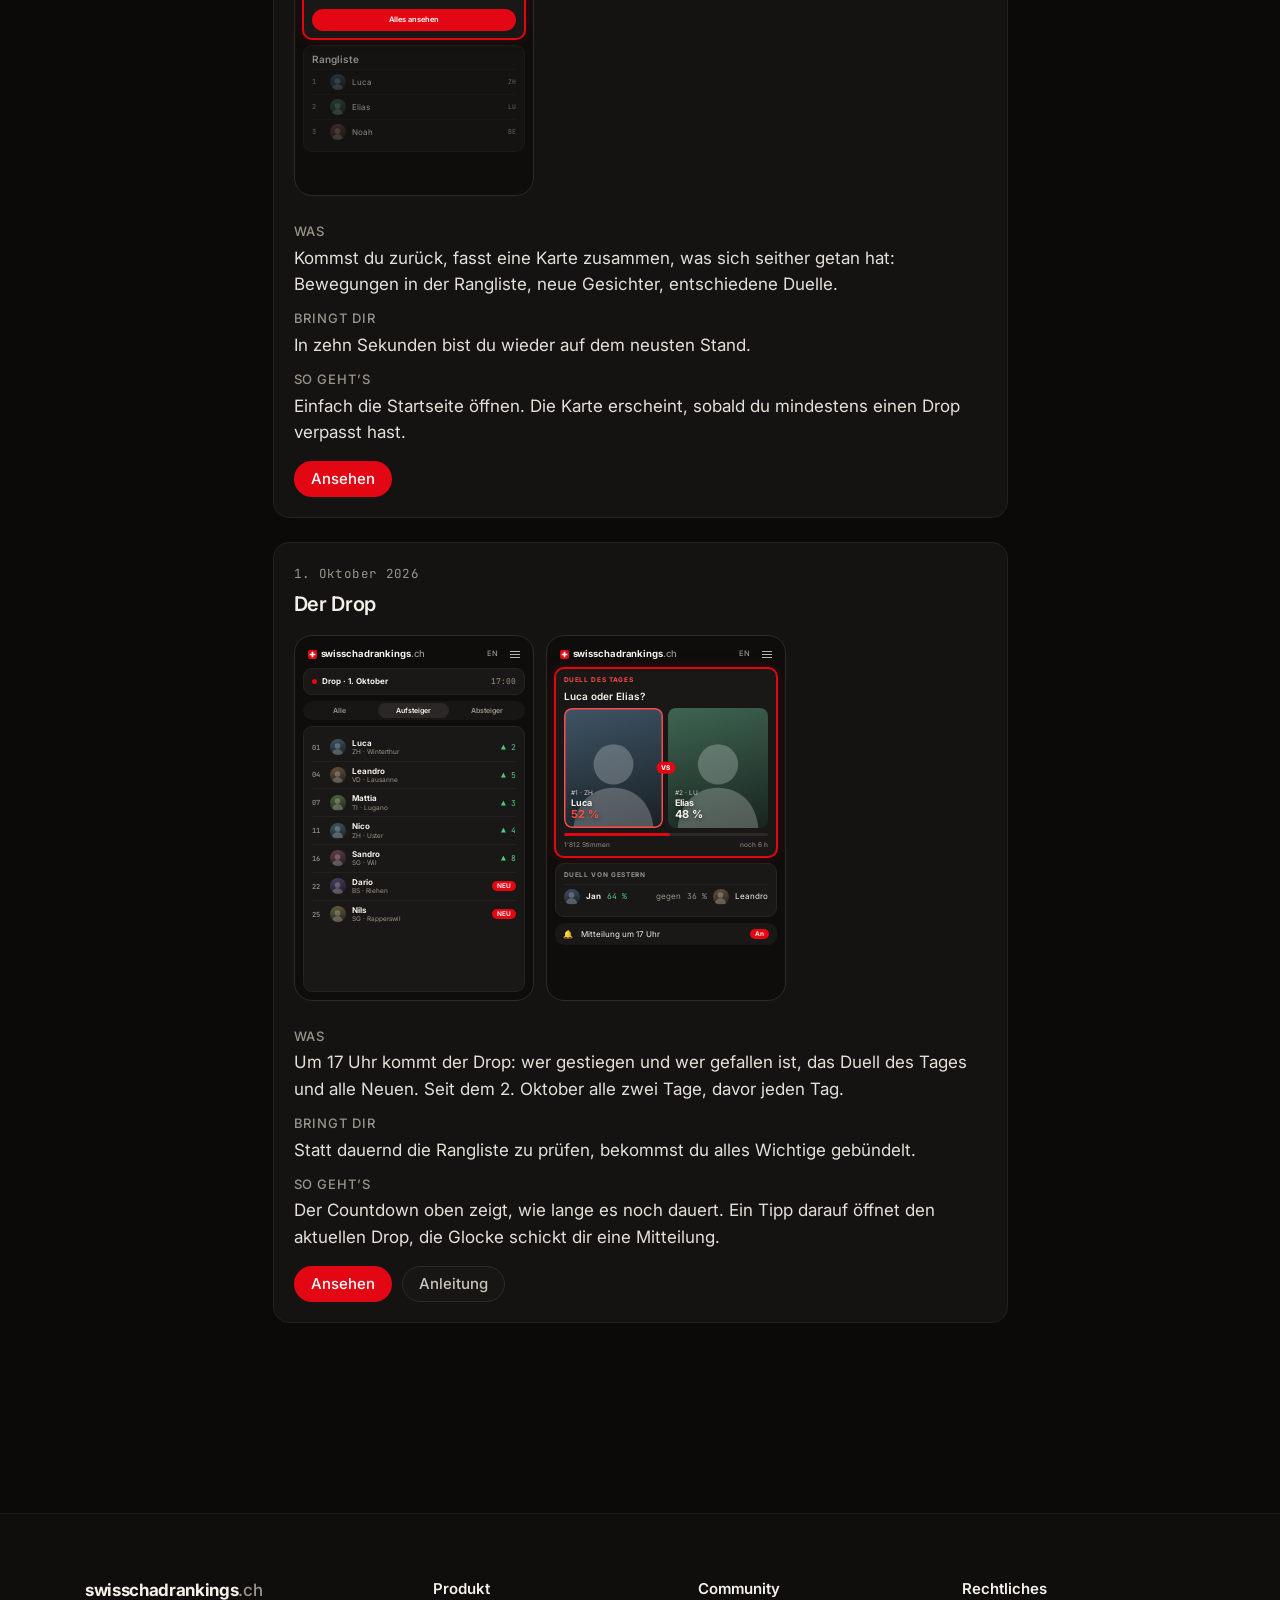
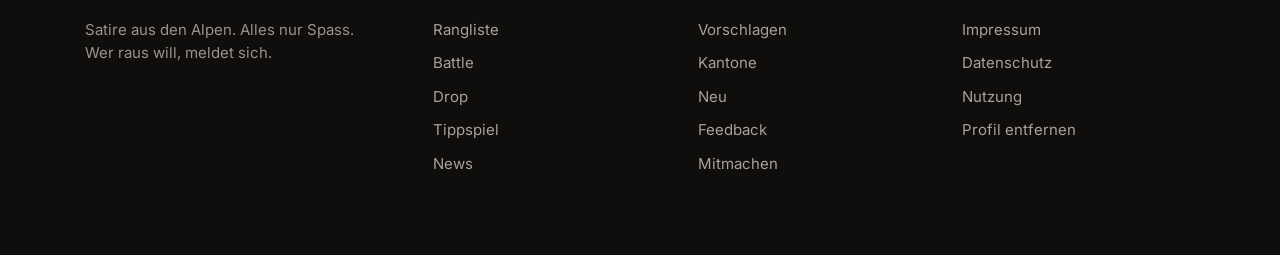
<file: neu/index.html>
<!doctype html>
<html lang="de-CH">
<head>
  <meta charset="utf-8">
  <meta name="viewport" content="width=device-width, initial-scale=1">
  <title>Neu · swisschadrankings.ch</title>
  <meta name="description" content="Was neu ist auf swisschadrankings.ch: alle Funktionen rund um Battle, Drop, Tippspiel und Kantone – kurz erklärt, neueste zuerst.">
  <meta name="theme-color" content="#0b0a08">
  <link rel="canonical" href="https://swisschadrankings.ch/neu/">
  <meta property="og:type" content="website">
  <meta property="og:site_name" content="swisschadrankings.ch">
  <meta property="og:locale" content="de_CH">
  <meta property="og:title" content="Neu · swisschadrankings.ch">
  <meta property="og:description" content="Battle-Serie, Szene-Profil, Röstigraben-Duell und mehr: alles Neue auf swisschadrankings.ch.">
  <meta property="og:url" content="https://swisschadrankings.ch/neu/">
  <meta name="twitter:card" content="summary">
  <link rel="icon" href="../favicon.svg" type="image/svg+xml">
  <link rel="preconnect" href="https://fonts.googleapis.com">
  <link rel="preconnect" href="https://fonts.gstatic.com" crossorigin>
  <link rel="stylesheet" href="https://fonts.googleapis.com/css2?family=Inter:wght@400;500;600;700;800&amp;family=JetBrains+Mono:wght@400;500;700&amp;display=swap">
  <link rel="stylesheet" href="../assets/styles.css">
  <script>try{if(localStorage.getItem("scr-banner-dismissed"))document.documentElement.classList.add("no-banner")}catch(e){}</script>
  <script src="../assets/app.js" defer></script>
</head>
<body>
  <a class="skip" href="#main">Zum Inhalt springen</a>

  <div class="top">
    <header class="hdr">
      <a class="brand" href="/"><span class="x" aria-hidden="true"></span><span>swisschadrankings<span class="tld">.ch</span></span></a>

      <nav class="nav" aria-label="Hauptnavigation">
        <a href="/">Rangliste</a>
        <a href="/battle/">Battle</a>
        <a href="/drop/">Drop</a>
        <a href="/tippspiel/">Tippspiel</a>
        <a href="/news/">News</a>
        <a href="/neu/" aria-current="page">Neu</a>
        <a href="/kantone/">Kantone</a>
        <a href="/vorschlagen/">Vorschlagen</a>
      </nav>

      <div class="hdr-end">
        <a class="drop-pill" href="/drop/" title="Zeit bis zum nächsten Drop"><span class="dot" aria-hidden="true"></span><span class="lbl">Drop</span> <time data-drop-timer>–:–– h</time></a>
        <a class="lang" href="#" lang="en" hreflang="en">EN</a>
        <a class="btn btn-primary btn-cta" href="/battle/">Battle starten</a>
        <button class="menu-btn" type="button" aria-expanded="false" aria-controls="mnav" aria-label="Menü öffnen" data-menu-toggle><span aria-hidden="true"></span></button>
      </div>

      <nav class="mnav" id="mnav" aria-label="Menü" hidden>
        <a href="/">Rangliste</a>
        <a href="/battle/">Battle</a>
        <a href="/drop/">Drop</a>
        <a href="/tippspiel/">Tippspiel</a>
        <a href="/news/">News</a>
        <a href="/neu/" aria-current="page">Neu</a>
        <a href="/kantone/">Kantone</a>
        <a href="/vorschlagen/">Vorschlagen</a>
        <a class="btn btn-primary" href="/battle/">Battle starten</a>
      </nav>
    </header>

    <div class="banner" role="region" aria-label="Hinweis">
      <span><b>Live</b> · swisschadrankings.ch ist offiziell gestartet.</span>
      <a href="/feedback/">Feedback →</a>
      <button class="banner-x" type="button" aria-label="Hinweis schliessen" data-banner-close>×</button>
    </div>
  </div>

  <main id="main" tabindex="-1">
    <h1 class="page-title">Neu</h1>

    <ol class="log">

      <!-- 1 -->
      <li class="entry">
        <time datetime="2026-10-04">4. Oktober 2026</time>
        <h2>Battle-Serie und dein Geschmack</h2>
        <div class="shots" role="img" aria-label="Vorschau: Battle mit Serienzähler über zwei Gesichtern">
          <div class="phone">
            <div class="p-head"><span class="x"></span>swisschadrankings<span class="tld">.ch</span><span class="p-en">EN</span><span class="p-burg"></span></div>
            <div class="p-box hl p-col" style="gap:2px;padding:5px 8px">
              <div class="p-row p-c"><span class="p-t2">Battle</span><span class="p-mut">Wer gefällt dir?</span><span class="p-chip">🔥 5 Tage</span></div>
              <div class="p-small p-mut" style="text-align:center"><b style="color:#fff">0</b> Battles in dieser Session</div>
            </div>
            <div class="p-face f grow" style="--h:205"><span class="p-name"><b>Luca</b><small>ZH · Winterthur</small></span></div>
            <div class="p-or">oder</div>
            <div class="p-face f grow" style="--h:14"><span class="p-name"><b>Noah</b><small>BE · Thun</small></span></div>
            <div class="p-row p-c p-small p-mut" style="gap:16px"><span>Überspringen</span><span>Tippen oder wischen</span></div>
            <div class="p-dock"><span class="p-dot"></span><span>Drop</span><span class="p-btn o" style="margin-left:auto">Tippen</span><span class="p-mut">🔔</span></div>
            <svg class="p-arrow" style="left:150px;top:52px" width="40" height="52" viewBox="0 0 40 52" fill="none" stroke="#ff4b4b" stroke-width="2" stroke-linecap="round"><path d="M30 48C35 30 27 14 12 5"/><path d="M12 5l8 0M12 5l2 8"/></svg>
          </div>
        </div>
        <dl class="facts">
          <dt>Was</dt>
          <dd>Neben dem Battle-Titel zählt jetzt deine Serie mit. Nach 10, 25 und 50 Duellen bekommst du eine Auswertung: wie oft du mit der Mehrheit lagst und wo du gegen den Strom gewählt hast.</dd>
          <dt>Bringt dir</dt>
          <dd>Du lernst deinen eigenen Geschmack kennen und merkst, ob du eher Mainstream bist oder nach Bauchgefühl entscheidest.</dd>
          <dt>So geht’s</dt>
          <dd>Battle öffnen und wählen. Jeder Tag mit mindestens einem Duell verlängert die Serie um einen Tag.</dd>
        </dl>
        <div class="actions">
          <a class="btn btn-primary" href="/battle/">Ansehen</a>
          <a class="btn btn-secondary" href="/hilfe/battle/">Anleitung</a>
        </div>
      </li>

      <!-- 2 -->
      <li class="entry">
        <time datetime="2026-10-04">4. Oktober 2026</time>
        <h2>Szene-Profil</h2>
        <div class="shots" role="img" aria-label="Vorschau: Profil mit Sechseck aus sechs Werten und Vergleich zweier Profile">
          <div class="phone">
            <div class="p-head"><span class="x"></span>swisschadrankings<span class="tld">.ch</span><span class="p-en">EN</span><span class="p-burg"></span></div>
            <div class="p-row" style="gap:7px;padding:0 2px">
              <span class="av lg f" style="--h:28"></span>
              <div class="p-col" style="gap:1px"><span class="p-t2">Gian</span><span class="p-mut">GR · Platz 12</span></div>
              <span class="p-chip p-r">«Alpenkönig»</span>
            </div>
            <div class="p-box">
              <div class="p-row p-sb"><span class="p-lab">Szene-Profil</span><span class="p-small p-mut">aus 1’204 Stimmen</span></div>
              <svg class="p-radar" viewBox="-22 -2 164 126">
                <polygon class="grid" points="60,12 101.57,36 101.57,84 60,108 18.43,84 18.43,36"/>
                <polygon class="grid" points="60,28 87.71,44 87.71,76 60,92 32.29,76 32.29,44"/>
                <polygon class="grid" points="60,44 73.86,52 73.86,68 60,76 46.14,68 46.14,52"/>
                <path class="grid" d="M60 60V12M60 60L101.57 36M60 60L101.57 84M60 60V108M60 60L18.43 84M60 60L18.43 36"/>
                <polygon class="a" points="60,19.68 89.51,42.96 98.24,82.08 60,87.84 32.56,75.84 27.99,41.52"/>
                <text x="60" y="7" text-anchor="middle">Ausstrahlung</text>
                <text x="106" y="34">Stil</text>
                <text x="106" y="90">Humor</text>
                <text x="60" y="119" text-anchor="middle">Konstanz</text>
                <text x="14" y="90" text-anchor="end">Präsenz</text>
                <text x="14" y="34" text-anchor="end">Charme</text>
              </svg>
            </div>
            <div class="p-grid3">
              <div class="p-box" style="padding:5px"><div class="p-small p-mut">Bester Wert</div><b>Humor 92</b></div>
              <div class="p-box" style="padding:5px"><div class="p-small p-mut">Schnitt</div><b class="mono">74.7</b></div>
              <div class="p-box" style="padding:5px"><div class="p-small p-mut">Trend</div><b class="up">▲ 3</b></div>
            </div>
            <div class="p-grid2"><span class="p-btn o">Vergleichen mit …</span><span class="p-btn">Teilen</span></div>
          </div>
          <div class="phone">
            <div class="p-head"><span class="x"></span>swisschadrankings<span class="tld">.ch</span><span class="p-en">EN</span><span class="p-burg"></span></div>
            <div class="p-row p-c" style="gap:8px">
              <span class="av f" style="--h:28"></span><b>Gian</b><span class="p-mut">vs.</span><b>Elias</b><span class="av f" style="--h:190"></span>
            </div>
            <div class="p-box">
              <svg class="p-radar" viewBox="-22 -2 164 126" style="width:92%;margin:0 auto">
                <polygon class="grid" points="60,12 101.57,36 101.57,84 60,108 18.43,84 18.43,36"/>
                <polygon class="grid" points="60,28 87.71,44 87.71,76 60,92 32.29,76 32.29,44"/>
                <polygon class="grid" points="60,44 73.86,52 73.86,68 60,76 46.14,68 46.14,52"/>
                <path class="grid" d="M60 60V12M60 60L101.57 36M60 60L101.57 84M60 60V108M60 60L18.43 84M60 60L18.43 36"/>
                <polygon class="b" points="60,30.24 93.26,40.8 82.86,73.2 60,95.52 39.63,71.76 60,60"/>
                <polygon class="a" points="60,19.68 89.51,42.96 98.24,82.08 60,87.84 32.56,75.84 27.99,41.52"/>
                <text x="60" y="7" text-anchor="middle">Ausstrahlung</text>
                <text x="106" y="34">Stil</text>
                <text x="106" y="90">Humor</text>
                <text x="60" y="119" text-anchor="middle">Konstanz</text>
                <text x="14" y="90" text-anchor="end">Präsenz</text>
                <text x="14" y="34" text-anchor="end">Charme</text>
              </svg>
              <div class="p-row p-c p-small" style="gap:10px"><span class="p-row" style="gap:3px"><span class="p-dot"></span>Gian</span><span class="p-row p-mut" style="gap:3px"><span class="p-dot" style="background:#d6d1c8"></span>Elias</span></div>
            </div>
            <div class="p-box p-dl">
              <span class="p-mut">Ausstrahlung</span><span>84</span><span>62</span>
              <span class="p-mut">Stil</span><span>71</span><span>80</span>
              <span class="p-mut">Humor</span><span>92</span><span>55</span>
              <span class="p-mut">Konstanz</span><span>58</span><span>74</span>
              <span class="p-mut">Präsenz</span><span>66</span><span>49</span>
              <span class="p-mut">Charme</span><span>77</span><span>–</span>
            </div>
          </div>
        </div>
        <dl class="facts">
          <dt>Was</dt>
          <dd>Jedes Profil zeigt sechs Werte von 0 bis 100 als Sechseck, von Ausstrahlung bis Konstanz. Daraus ergibt sich ein Typ wie «Alpenkönig», «Aufsteiger» oder «Dauerbrenner».</dd>
          <dt>Bringt dir</dt>
          <dd>Du siehst auf einen Blick, wofür jemand gewählt wird, und kannst zwei Profile direkt übereinanderlegen.</dd>
          <dt>So geht’s</dt>
          <dd>Profil öffnen und nach unten scrollen. Mit «Vergleichen mit …» wählst du eine zweite Person, mit «Teilen» entsteht ein Bild für deine Story. Ein Strich bedeutet: Dafür gibt es noch zu wenige Stimmen.</dd>
        </dl>
        <div class="actions">
          <a class="btn btn-primary" href="/profil/beispiel/">Ansehen</a>
        </div>
      </li>

      <!-- 3 -->
      <li class="entry">
        <time datetime="2026-10-03">3. Oktober 2026</time>
        <h2>Röstigraben-Duell</h2>
        <div class="shots" role="img" aria-label="Vorschau: Abstimmung zwischen zwei fast gleichauf liegenden Nachbarn">
          <div class="phone">
            <div class="p-box p-row p-sb"><span class="p-row"><span class="p-dot"></span><b>Drop in</b></span><span class="mono p-mut">31:42:10</span></div>
            <div class="p-box p-col">
              <div class="p-row p-sb"><span class="p-lab">Röstigraben-Duell</span><span class="mono p-small p-mut">noch 23:18:09</span></div>
              <div class="p-t">Wer gehört auf Platz 4?</div>
              <div class="p-grid2" style="position:relative;height:118px">
                <div class="p-face f" style="--h:32"><span class="p-name"><small>#4 · VD</small><b>Leandro</b><strong>36 %</strong></span></div>
                <div class="p-face f pick" style="--h:212"><span class="p-name"><small>#5 · BE</small><b>Jan</b><strong>64 %</strong></span></div>
                <span class="p-vs">VS</span>
              </div>
              <div class="p-meter" style="--w:64%;transform:scaleX(-1)"><i></i></div>
              <div class="p-row p-sb p-small p-mut"><span>212 Stimmen</span><span>1 Stimme pro Gerät</span></div>
            </div>
            <div class="p-box">
              <div class="p-t2" style="margin-bottom:3px">Rangliste</div>
              <div class="p-li"><span class="p-n">1</span><span class="av f" style="--h:200"></span>Nico<span class="p-tag p-r">ZH</span></div>
              <div class="p-li"><span class="p-n">2</span><span class="av f" style="--h:150"></span>Elias<span class="p-tag p-r">LU</span></div>
              <div class="p-li"><span class="p-n">3</span><span class="av f" style="--h:28"></span>Gian<span class="p-tag p-r">GR</span></div>
            </div>
          </div>
        </div>
        <dl class="facts">
          <dt>Was</dt>
          <dd>Zu jedem Drop stellen wir zwei Nachbarn aus der Rangliste zur Wahl, die praktisch gleichauf liegen – am liebsten einen von jeder Seite des Röstigrabens.</dd>
          <dt>Bringt dir</dt>
          <dd>Die Community entscheidet, wer den höheren Platz verdient. Wer gewinnt, rückt beim nächsten Drop vor; das Resultat steht auf der Drop-Seite.</dd>
          <dt>So geht’s</dt>
          <dd>Startseite öffnen und auf ein Gesicht tippen. Pro Gerät zählt eine Stimme, die Abstimmung bleibt 36 Stunden offen.</dd>
        </dl>
        <div class="actions">
          <a class="btn btn-primary" href="/">Ansehen</a>
        </div>
      </li>

      <!-- 4 -->
      <li class="entry">
        <time datetime="2026-10-03">3. Oktober 2026</time>
        <h2>Drop im Kalender</h2>
        <div class="shots" role="img" aria-label="Vorschau: Oktober-Kalender mit allen Drop-Terminen">
          <div class="phone">
            <div class="p-head"><span class="x"></span>swisschadrankings<span class="tld">.ch</span><span class="p-en">EN</span><span class="p-burg"></span></div>
            <div class="p-box p-col" style="gap:3px">
              <span class="p-lab">Nächster Drop</span>
              <div class="p-row p-sb"><span class="p-t">So, 4. Oktober</span><span class="mono p-t2" style="color:var(--red-2)">17:00</span></div>
              <span class="p-small p-mut">Jeden zweiten Tag um 17 Uhr</span>
            </div>
            <div class="p-box">
              <div class="p-row p-sb" style="margin-bottom:4px"><span class="p-t2">Oktober 2026</span><span class="p-mut">‹ &nbsp;›</span></div>
              <div class="p-cal">
                <span class="wd">Mo</span><span class="wd">Di</span><span class="wd">Mi</span><span class="wd">Do</span><span class="wd">Fr</span><span class="wd">Sa</span><span class="wd">So</span>
                <span></span><span></span><span></span>
                <span class="d">1</span><span class="d drop">2</span><span class="d today">3</span><span class="d drop">4</span>
                <span class="d">5</span><span class="d drop">6</span><span class="d">7</span><span class="d drop">8</span><span class="d">9</span><span class="d drop">10</span><span class="d">11</span>
                <span class="d drop">12</span><span class="d">13</span><span class="d drop">14</span><span class="d">15</span><span class="d drop">16</span><span class="d">17</span><span class="d drop">18</span>
                <span class="d">19</span><span class="d drop">20</span><span class="d">21</span><span class="d drop">22</span><span class="d">23</span><span class="d drop">24</span><span class="d">25</span>
                <span class="d drop">26</span><span class="d">27</span><span class="d drop">28</span><span class="d">29</span><span class="d drop">30</span><span class="d">31</span>
              </div>
            </div>
            <div class="p-box p-row" style="gap:7px">
              <span style="width:3px;height:22px;border-radius:2px;background:var(--red)"></span>
              <div class="p-col" style="gap:1px"><b>Drop · swisschadrankings.ch</b><span class="p-small p-mut">Di, 6. Okt. · 17:00–17:15</span></div>
            </div>
            <span class="p-btn w">In Kalender eintragen</span>
            <div class="p-row p-c"><span class="p-chip n">Apple</span><span class="p-chip n">Google</span><span class="p-chip n">Outlook</span></div>
          </div>
        </div>
        <dl class="facts">
          <dt>Was</dt>
          <dd>Der Drop kommt jeden zweiten Tag um 17 Uhr. Alle Termine gibt es jetzt als Kalender-Abo.</dd>
          <dt>Bringt dir</dt>
          <dd>Du verpasst keinen Drop mehr, auch ohne Mitteilungen einzuschalten.</dd>
          <dt>So geht’s</dt>
          <dd>Auf der Drop-Seite «In Kalender eintragen» antippen und Apple, Google oder Outlook wählen. Neue Termine erscheinen danach von selbst.</dd>
        </dl>
        <div class="actions">
          <a class="btn btn-primary" href="/drop/">Ansehen</a>
          <a class="btn btn-secondary" href="/hilfe/kalender/">Anleitung</a>
        </div>
      </li>

      <!-- 5 -->
      <li class="entry">
        <time datetime="2026-10-03">3. Oktober 2026</time>
        <h2>Tippspiel vor jedem Drop</h2>
        <div class="shots" role="img" aria-label="Vorschau: Tippspiel mit drei Fragen und Monatstabelle">
          <div class="phone">
            <div class="p-head"><span class="x"></span>swisschadrankings<span class="tld">.ch</span><span class="p-en">EN</span><span class="p-burg"></span></div>
            <div class="p-box p-col">
              <div class="p-row p-sb"><span class="p-lab">Tippspiel · Drop 4. Okt.</span><span class="mono p-small p-mut">noch 2:14 h</span></div>
              <span class="p-small p-mut">Wer steigt am meisten?</span>
              <div class="p-grid2"><span class="p-opt on"><span class="av f" style="--h:200"></span>Nico</span><span class="p-opt"><span class="av f" style="--h:205"></span>Luca</span></div>
              <span class="p-small p-mut">Wer fällt am tiefsten?</span>
              <div class="p-grid2"><span class="p-opt"><span class="av f" style="--h:28"></span>Gian</span><span class="p-opt on"><span class="av f" style="--h:150"></span>Elias</span></div>
              <span class="p-small p-mut">Röstigraben-Duell</span>
              <div class="p-grid2"><span class="p-opt"><span class="av f" style="--h:32"></span>Leandro</span><span class="p-opt on"><span class="av f" style="--h:212"></span>Jan</span></div>
              <div class="p-row p-sb" style="margin-top:2px"><span class="p-chip">bis 8 Punkte</span><span class="p-btn">Tipps abgeben</span></div>
            </div>
            <div class="p-box">
              <div class="p-row p-sb" style="margin-bottom:3px"><span class="p-t2">Monatstabelle</span><span class="p-small p-mut">Oktober</span></div>
              <div class="p-li"><span class="p-n">1</span>alpenfuchs<span class="mono p-r">31</span></div>
              <div class="p-li" style="color:var(--red-2)"><span class="p-n">2</span><b>du</b><span class="mono p-r">27</span></div>
              <div class="p-li"><span class="p-n">3</span>rigi_rider<span class="mono p-r">24</span></div>
            </div>
            <div class="p-row p-sb p-small"><span class="p-mut">Gerät wechseln mit Code</span><span class="p-chip n mono">ALP-4821</span></div>
          </div>
        </div>
        <dl class="facts">
          <dt>Was</dt>
          <dd>Vor jedem Drop tippst du, wer steigt, wer fällt und wie das Röstigraben-Duell ausgeht. Pro Runde holst du bis zu 8 Punkte.</dd>
          <dt>Bringt dir</dt>
          <dd>Eine Monatstabelle, in der du dich mit allen anderen messen kannst – ganz ohne Konto.</dd>
          <dt>So geht’s</dt>
          <dd>Tipps bis 16:59 Uhr abgeben. Mit deinem persönlichen Code nimmst du deinen Punktestand auf ein anderes Gerät mit.</dd>
        </dl>
        <div class="actions">
          <a class="btn btn-primary" href="/tippspiel/">Ansehen</a>
          <a class="btn btn-secondary" href="/hilfe/tippspiel/">Anleitung</a>
        </div>
      </li>

      <!-- 6 -->
      <li class="entry">
        <time datetime="2026-10-02">2. Oktober 2026</time>
        <h2>Themenrunde im Battle</h2>
        <div class="shots" role="img" aria-label="Vorschau: Battle mit Motto «Neue gegen Top 10»">
          <div class="phone">
            <div class="p-head"><span class="x"></span>swisschadrankings<span class="tld">.ch</span><span class="p-en">EN</span><span class="p-burg"></span></div>
            <div class="p-row p-sb" style="padding:0 2px"><span class="p-t2">Themenrunde</span><span class="p-chip">Paar 7 von 20</span></div>
            <div class="p-meter" style="--w:35%"><i></i></div>
            <div class="p-grid2">
              <span class="p-opt on">Neue gegen Top 10</span>
              <span class="p-opt">Kanton gegen Kanton</span>
              <span class="p-opt">Stadt gegen Land</span>
              <span class="p-opt">Berg gegen See</span>
            </div>
            <div class="p-grid2 grow">
              <div class="p-face f" style="--h:150"><span class="p-chip on" style="position:absolute;left:6px;top:6px">NEU</span><span class="p-name"><b>Elias</b><small>LU · Kriens</small></span></div>
              <div class="p-face f" style="--h:14"><span class="p-chip n" style="position:absolute;left:6px;top:6px">#6</span><span class="p-name"><b>Noah</b><small>BE · Thun</small></span></div>
            </div>
            <div class="p-row p-c p-small p-mut" style="gap:16px"><span>Überspringen</span><span>Tippen oder wischen</span></div>
            <div class="p-dock"><span class="p-small p-mut">Zürich gegen Basel</span><span class="p-chip n p-r">nächstes Motto</span></div>
          </div>
        </div>
        <dl class="facts">
          <dt>Was</dt>
          <dd>Statt purem Zufall gibt es im Battle jetzt Runden mit Motto: 20 Paare, etwa «Neue gegen Top 10» oder «Kanton gegen Kanton».</dd>
          <dt>Bringt dir</dt>
          <dd>Mehr Abwechslung und Duelle, die du sonst kaum zu sehen bekommst.</dd>
          <dt>So geht’s</dt>
          <dd>Im Battle oben auf «Themenrunde» tippen und ein Motto wählen. Nach dem letzten Paar zeigt dir eine Übersicht, wie du im Vergleich gestimmt hast.</dd>
        </dl>
        <div class="actions">
          <a class="btn btn-primary" href="/battle/">Ansehen</a>
        </div>
      </li>

      <!-- 7 -->
      <li class="entry">
        <time datetime="2026-10-02">2. Oktober 2026</time>
        <h2>Kanton des Drops</h2>
        <div class="shots" role="img" aria-label="Vorschau: Graubünden als Kanton des Drops, Siegquoten aller Kantone">
          <div class="phone">
            <div class="p-head"><span class="x"></span>swisschadrankings<span class="tld">.ch</span><span class="p-en">EN</span><span class="p-burg"></span></div>
            <div class="p-box hl p-col" style="gap:6px">
              <span class="p-lab">Kanton des Drops · 2. Okt.</span>
              <div class="p-row" style="gap:9px">
                <span class="p-shield">GR</span>
                <div class="p-col" style="gap:1px"><span class="p-t">Graubünden</span><span class="p-mut">61 % Siegquote · 412 Duelle</span></div>
              </div>
            </div>
            <div class="p-box">
              <div class="p-row p-sb" style="margin-bottom:3px"><span class="p-t2">Siegquote nach Kanton</span><span class="p-small p-mut">im Battle</span></div>
              <div class="p-li"><span class="p-tag" style="width:12px">GR</span><div class="p-meter grow" style="--w:61%"><i></i></div><span class="mono">61 %</span></div>
              <div class="p-li"><span class="p-tag" style="width:12px">TI</span><div class="p-meter grow" style="--w:58%"><i></i></div><span class="mono">58 %</span></div>
              <div class="p-li"><span class="p-tag" style="width:12px">ZH</span><div class="p-meter grow" style="--w:55%"><i></i></div><span class="mono">55 %</span></div>
              <div class="p-li"><span class="p-tag" style="width:12px">BE</span><div class="p-meter grow" style="--w:52%"><i></i></div><span class="mono">52 %</span></div>
              <div class="p-li"><span class="p-tag" style="width:12px">LU</span><div class="p-meter grow" style="--w:50%"><i></i></div><span class="mono">50 %</span></div>
              <div class="p-li"><span class="p-tag" style="width:12px">VD</span><div class="p-meter grow" style="--w:49%"><i></i></div><span class="mono">49 %</span></div>
              <div class="p-li"><span class="p-tag" style="width:12px">SG</span><div class="p-meter grow" style="--w:46%"><i></i></div><span class="mono">46 %</span></div>
              <div class="p-li"><span class="p-tag" style="width:12px">BS</span><div class="p-meter grow" style="--w:44%"><i></i></div><span class="mono">44 %</span></div>
            </div>
            <div class="p-row p-sb p-small"><span class="p-mut">Titel bisher</span><span class="mono">GR 1 · TI 1 · ZH 0</span></div>
          </div>
        </div>
        <dl class="facts">
          <dt>Was</dt>
          <dd>Die Fraktionen sind Geschichte. Neu gewinnt bei jedem Drop der Kanton, dessen Leute im Battle die beste Siegquote holen.</dd>
          <dt>Bringt dir</dt>
          <dd>Ein Grund mehr für Lokalpatriotismus – und eine Tabelle, in der auch kleine Kantone ganz vorne landen können.</dd>
          <dt>So geht’s</dt>
          <dd>Die Kantone-Seite zeigt den aktuellen Sieger, alle Siegquoten und die bisherigen Titel. Das Kürzel auf jedem Profil verrät, für wen jemand antritt.</dd>
        </dl>
        <div class="actions">
          <a class="btn btn-primary" href="/kantone/">Ansehen</a>
          <a class="btn btn-secondary" href="/hilfe/kantone/">Anleitung</a>
        </div>
      </li>

      <!-- 8 -->
      <li class="entry">
        <time datetime="2026-10-02">2. Oktober 2026</time>
        <h2>Stand deines Vorschlags</h2>
        <div class="shots" role="img" aria-label="Vorschau: Fortschritt eines Vorschlags von eingereicht bis Rangliste">
          <div class="phone">
            <div class="p-head"><span class="x"></span>swisschadrankings<span class="tld">.ch</span><span class="p-en">EN</span><span class="p-burg"></span></div>
            <div class="p-box p-row" style="gap:7px">
              <span class="av lg f" style="--h:150"></span>
              <div class="p-col" style="gap:1px"><span class="p-t2">Elias</span><span class="p-small p-mut">LU · vorgeschlagen am 28. Sept.</span></div>
              <span class="p-chip p-r">Im Battle</span>
            </div>
            <div class="p-box">
              <div class="p-lab" style="margin-bottom:7px">Stand</div>
              <div class="p-steps">
                <div class="p-step done"><span class="ic">✓</span><div><b>Eingereicht</b><small>28. September, 21:14</small></div></div>
                <div class="p-step done"><span class="ic">✓</span><div><b>Geprüft</b><small>30. September · alles in Ordnung</small></div></div>
                <div class="p-step now"><span class="ic">3</span><div><b>Im Battle</b><small>seit 2. Oktober · 143 Duelle, 47 % gewonnen</small></div></div>
                <div class="p-step"><span class="ic">4</span><div><b class="p-mut">In der Rangliste</b><small>nach 200 Duellen</small></div></div>
              </div>
            </div>
            <div class="p-box p-col" style="gap:4px">
              <span class="p-small p-mut">Dein Link zum Stand</span>
              <div class="p-row p-sb"><span class="mono p-small">swisschadrankings.ch/v/7KX2</span><span class="p-btn o">Kopieren</span></div>
            </div>
          </div>
        </div>
        <dl class="facts">
          <dt>Was</dt>
          <dd>Wer jemanden vorschlägt, sieht jetzt, wo der Vorschlag steht: eingereicht, geprüft, im Battle oder schon in der Rangliste.</dd>
          <dt>Bringt dir</dt>
          <dd>Kein Rätselraten mehr, ob dein Vorschlag angekommen ist. Wird er abgelehnt, steht dort auch der Grund.</dd>
          <dt>So geht’s</dt>
          <dd>Nach dem Absenden bekommst du einen persönlichen Link. Speichern und später wieder öffnen – mehr braucht es nicht.</dd>
        </dl>
        <div class="actions">
          <a class="btn btn-primary" href="/vorschlagen/">Ansehen</a>
        </div>
      </li>

      <!-- 9 -->
      <li class="entry">
        <time datetime="2026-10-02">2. Oktober 2026</time>
        <h2>Der Drop in vier Sekunden</h2>
        <div class="shots" role="img" aria-label="Vorschau: Drop als Story mit vier Bildern und Story-Kreis auf der Startseite">
          <div class="phone story">
            <div class="story-bg f" style="--h:200"></div>
            <div class="story-in">
              <div class="p-segs"><i class="on"></i><i class="on"></i><i class="half"></i><i></i></div>
              <div class="p-row"><span class="x" style="width:12px;height:12px"></span><b>Drop · 2. Okt.</b><span class="p-mut">vor 4 Min.</span><span class="p-r" style="font-size:11px">×</span></div>
              <div class="grow"></div>
              <span class="p-lab">Aufsteiger</span>
              <div style="font:800 40px/1 var(--sans);letter-spacing:-.04em">+6</div>
              <div class="p-t">Nico · ZH</div>
              <div class="mono p-mut">Platz 14 → 8</div>
              <div class="p-small p-mut" style="text-align:center;margin-top:8px">Tippen für weiter · Halten pausiert</div>
            </div>
          </div>
          <div class="phone">
            <div class="p-head"><span class="x"></span>swisschadrankings<span class="tld">.ch</span><span class="p-en">EN</span><span class="p-burg"></span></div>
            <div class="p-row" style="gap:9px;padding:2px">
              <div class="p-col" style="align-items:center;gap:2px"><span class="p-ring"><span class="av f" style="--h:200"></span></span><span class="p-small">Drop</span></div>
              <div class="p-col" style="align-items:center;gap:2px"><span class="p-ring seen"><span class="av f" style="--h:212"></span></span><span class="p-small p-mut">Duell</span></div>
              <div class="p-col" style="align-items:center;gap:2px"><span class="p-ring seen"><span class="av f" style="--h:150"></span></span><span class="p-small p-mut">Neu</span></div>
              <div class="p-col" style="align-items:center;gap:2px"><span class="p-ring seen"><span class="av f" style="--h:28"></span></span><span class="p-small p-mut">Kanton</span></div>
            </div>
            <div class="p-box grow">
              <div class="p-row p-sb" style="margin-bottom:3px"><span class="p-t2">Rangliste</span><span class="p-small p-mut">Drop vom 2. Okt.</span></div>
              <div class="p-li"><span class="p-n">1</span><span class="av f" style="--h:205"></span>Luca<span class="p-tag">ZH</span><span class="p-r up">▲ 1</span></div>
              <div class="p-li"><span class="p-n">2</span><span class="av f" style="--h:150"></span>Elias<span class="p-tag">LU</span><span class="p-r down">▼ 1</span></div>
              <div class="p-li"><span class="p-n">3</span><span class="av f" style="--h:14"></span>Noah<span class="p-tag">BE</span><span class="p-r p-mut">–</span></div>
              <div class="p-li"><span class="p-n">4</span><span class="av f" style="--h:32"></span>Leandro<span class="p-tag">VD</span><span class="p-r up">▲ 2</span></div>
              <div class="p-li"><span class="p-n">5</span><span class="av f" style="--h:212"></span>Jan<span class="p-tag">BE</span><span class="p-r down">▼ 1</span></div>
              <div class="p-li"><span class="p-n">6</span><span class="av f" style="--h:28"></span>Gian<span class="p-tag">GR</span><span class="p-r down">▼ 1</span></div>
              <div class="p-li"><span class="p-n">7</span><span class="av f" style="--h:90"></span>Mattia<span class="p-tag">TI</span><span class="p-r up">▲ 3</span></div>
              <div class="p-li"><span class="p-n">8</span><span class="av f" style="--h:200"></span>Nico<span class="p-tag">ZH</span><span class="p-r up">▲ 6</span></div>
            </div>
          </div>
        </div>
        <dl class="facts">
          <dt>Was</dt>
          <dd>Der Drop als kurze Story: vier Bilder zu je einer Sekunde – Aufsteiger, Absteiger, Duell und Neueinsteiger.</dd>
          <dt>Bringt dir</dt>
          <dd>Das Wichtigste auch dann, wenn du nur zwischen zwei Haltestellen kurz reinschaust.</dd>
          <dt>So geht’s</dt>
          <dd>Oben auf der Startseite den roten Drop-Kreis antippen. Tippen springt weiter, Gedrückthalten pausiert.</dd>
        </dl>
        <div class="actions">
          <a class="btn btn-primary" href="/drop/">Ansehen</a>
        </div>
      </li>

      <!-- 10 -->
      <li class="entry">
        <time datetime="2026-10-01">1. Oktober 2026</time>
        <h2>Für dich</h2>
        <div class="shots" role="img" aria-label="Vorschau: persönliche Auswahl von vier Profilen">
          <div class="phone">
            <div class="p-head"><span class="x"></span>swisschadrankings<span class="tld">.ch</span><span class="p-en">EN</span><span class="p-burg"></span></div>
            <div class="p-tabs"><span>Rangliste</span><span class="on">Für dich</span><span>Neu</span></div>
            <span class="p-lab" style="padding:0 2px">Weil du oft Noah wählst</span>
            <div class="p-grid2 grow" style="grid-template-rows:1fr 1fr">
              <div class="p-face f" style="--h:90"><span class="p-name"><b>Mattia</b><small>TI · Platz 19</small></span></div>
              <div class="p-face f" style="--h:28"><span class="p-name"><b>Gian</b><small>GR · Platz 31</small></span></div>
              <div class="p-face f" style="--h:205"><span class="p-name"><b>Luca</b><small>ZH · Platz 27</small></span></div>
              <div class="p-face f" style="--h:340"><span class="p-name"><b>Sandro</b><small>SG · Platz 34</small></span></div>
            </div>
            <div class="p-row p-sb p-small"><span class="p-mut">94 % Übereinstimmung</span><span class="p-btn">Mehr wie diese</span></div>
          </div>
        </div>
        <dl class="facts">
          <dt>Was</dt>
          <dd>Ein eigener Bereich mit Profilen, die zu deinen bisherigen Entscheidungen im Battle passen.</dd>
          <dt>Bringt dir</dt>
          <dd>Du entdeckst Gesichter aus der Mitte der Rangliste, die sonst untergehen würden.</dd>
          <dt>So geht’s</dt>
          <dd>In der Rangliste den Reiter «Für dich» wählen. Je mehr du spielst, desto treffender wird die Auswahl.</dd>
        </dl>
        <div class="actions">
          <a class="btn btn-primary" href="/fuer-dich/">Ansehen</a>
        </div>
      </li>

      <!-- 11 -->
      <li class="entry">
        <time datetime="2026-10-01">1. Oktober 2026</time>
        <h2>Reaktionen und Umfrage</h2>
        <div class="shots" role="img" aria-label="Vorschau: News-Beitrag mit Emoji-Reaktionen und Umfrage">
          <div class="phone">
            <div class="p-head"><span class="x"></span>swisschadrankings<span class="tld">.ch</span><span class="p-en">EN</span><span class="p-burg"></span></div>
            <div class="p-box p-col">
              <span class="p-lab">News · 1. Okt.</span>
              <span class="p-t2">Der Drop kommt neu alle zwei Tage</span>
              <span class="p-skel"></span><span class="p-skel" style="width:92%"></span><span class="p-skel" style="width:58%"></span>
              <div class="p-react" style="margin-top:3px">
                <span class="on">🧀<small>214</small></span>
                <span>🏔️<small>132</small></span>
                <span>🍫<small>88</small></span>
                <span>🐄<small>61</small></span>
                <span>⌚<small>19</small></span>
              </div>
            </div>
            <div class="p-box p-col">
              <span class="p-lab">Umfrage</span>
              <span class="p-t2">Welche Drop-Zeit passt dir?</span>
              <div class="p-poll lead" style="--w:68%"><span>17 Uhr</span><b class="mono">68 %</b></div>
              <div class="p-poll" style="--w:21%"><span>12 Uhr</span><span class="mono">21 %</span></div>
              <div class="p-poll" style="--w:11%"><span>20 Uhr</span><span class="mono">11 %</span></div>
              <span class="p-small p-mut">1’204 Stimmen · noch 2 Tage</span>
            </div>
            <div class="p-box p-col" style="opacity:.5">
              <span class="p-lab" style="color:var(--muted)">News · 30. Sept.</span>
              <span class="p-t2">Das Tippspiel startet im Oktober</span>
              <span class="p-skel"></span><span class="p-skel" style="width:74%"></span>
            </div>
          </div>
        </div>
        <dl class="facts">
          <dt>Was</dt>
          <dd>Unter jeder News kannst du mit 🧀, 🏔️, 🍫, 🐄 oder ⌚ reagieren. Ausgewählte Beiträge haben zusätzlich eine kleine Umfrage.</dd>
          <dt>Bringt dir</dt>
          <dd>Du siehst sofort, wie der Rest der Schweiz über eine Meldung denkt.</dd>
          <dt>So geht’s</dt>
          <dd>News öffnen, ans Ende eines Beitrags scrollen und ein Emoji antippen. Eine Reaktion pro Beitrag, ändern kannst du sie jederzeit.</dd>
        </dl>
        <div class="actions">
          <a class="btn btn-primary" href="/news/">Ansehen</a>
        </div>
      </li>

      <!-- 12 -->
      <li class="entry">
        <time datetime="2026-10-01">1. Oktober 2026</time>
        <h2>Haken und Abzeichen</h2>
        <div class="shots" role="img" aria-label="Vorschau: bestätigtes Profil mit Abzeichen">
          <div class="phone">
            <div class="p-head"><span class="x"></span>swisschadrankings<span class="tld">.ch</span><span class="p-en">EN</span><span class="p-burg"></span></div>
            <div class="p-col" style="align-items:center;gap:3px;padding-top:4px">
              <span class="av xl f" style="--h:14"></span>
              <div class="p-row"><span class="p-t">Noah</span><span class="p-check">✓</span></div>
              <span class="p-small p-mut">BE · Platz 3 · bestätigt</span>
            </div>
            <div class="p-row p-sb" style="padding:0 2px"><span class="p-lab">Abzeichen</span><span class="p-small p-mut">4 von 9</span></div>
            <div class="p-grid3">
              <span class="p-badge sel"><i>🏔️</i>Top 10</span>
              <span class="p-badge"><i>🔥</i>10 in Folge</span>
              <span class="p-badge"><i>🧀</i>Erster Drop</span>
              <span class="p-badge"><i>⚔️</i>Duell gewonnen</span>
              <span class="p-badge off"><i>🥇</i>Platz 1</span>
              <span class="p-badge off"><i>🐄</i>1’000 Follower</span>
            </div>
            <div class="p-box p-row" style="gap:7px">
              <span style="font-size:14px">🏔️</span>
              <div class="p-col" style="gap:1px"><b>Top 10</b><span class="p-small p-mut">Erstmals in den Top 10 · Drop vom 2. Okt.</span></div>
            </div>
            <div class="p-box p-col" style="gap:4px">
              <div class="p-row p-sb"><span class="p-small p-mut">Nächstes Abzeichen</span><span class="p-small mono">12 / 20</span></div>
              <div class="p-row"><span style="font-size:11px">🔥</span><b>20 in Folge</b></div>
              <div class="p-meter" style="--w:60%"><i></i></div>
            </div>
          </div>
        </div>
        <dl class="facts">
          <dt>Was</dt>
          <dd>Bestätigte Profile tragen einen roten Haken. Dazu kommen Abzeichen für Meilensteine wie die erste Top-10-Platzierung oder zehn gewonnene Duelle in Folge.</dd>
          <dt>Bringt dir</dt>
          <dd>Du erkennst echte Profile und siehst, wer sich seinen Platz über längere Zeit verdient hat.</dd>
          <dt>So geht’s</dt>
          <dd>Auf einem Profil ein Abzeichen antippen, um zu sehen, wofür es vergeben wurde. Den Haken beantragst du über «Profil bestätigen».</dd>
        </dl>
        <div class="actions">
          <a class="btn btn-primary" href="/profil/beispiel/">Ansehen</a>
        </div>
      </li>

      <!-- 13 -->
      <li class="entry">
        <time datetime="2026-10-01">1. Oktober 2026</time>
        <h2>Folgen und Platz teilen</h2>
        <div class="shots" role="img" aria-label="Vorschau: Profil folgen und Platzierung als Bild teilen">
          <div class="phone">
            <div class="p-head"><span class="x"></span>swisschadrankings<span class="tld">.ch</span><span class="p-en">EN</span><span class="p-burg"></span></div>
            <div class="p-col" style="align-items:center;gap:3px;padding-top:4px">
              <span class="av xl f" style="--h:32"></span>
              <span class="p-t">Leandro</span>
              <span class="p-small p-mut">VD · Lausanne</span>
            </div>
            <div class="p-grid3" style="text-align:center">
              <div class="p-box" style="padding:5px"><b class="mono">9</b><div class="p-small p-mut">Platz</div></div>
              <div class="p-box" style="padding:5px"><b class="mono">1’482</b><div class="p-small p-mut">Follower</div></div>
              <div class="p-box" style="padding:5px"><b class="mono up">▲ 2</b><div class="p-small p-mut">Trend</div></div>
            </div>
            <div class="p-grid2"><span class="p-btn">✓ Gefolgt</span><span class="p-btn o">Platz teilen</span></div>
            <div class="p-box grow">
              <div class="p-row p-sb" style="margin-bottom:3px"><span class="p-lab">Du folgst</span><span class="p-small p-mut">nach dem Drop</span></div>
              <div class="p-li"><span class="av f" style="--h:32"></span>Leandro<span class="p-r up mono">▲ 2 → 9</span></div>
              <div class="p-li"><span class="av f" style="--h:28"></span>Gian<span class="p-r down mono">▼ 3 → 15</span></div>
              <div class="p-li"><span class="av f" style="--h:90"></span>Mattia<span class="p-r up mono">▲ 1 → 18</span></div>
            </div>
          </div>
          <div class="phone">
            <div class="p-share">
              <span class="p-chip n" style="background:rgba(0,0,0,.25);color:#fff">Platz</span>
              <span class="big">#9</span>
              <span class="av lg f" style="--h:32"></span>
              <b style="font-size:10px">Leandro · VD</b>
              <span class="p-small" style="opacity:.8">Drop vom 2. Oktober 2026</span>
              <span class="p-row" style="margin-top:8px;font-weight:700"><span class="x" style="width:10px;height:10px;box-shadow:0 0 0 1px #fff"></span>swisschadrankings.ch</span>
            </div>
            <div class="p-sheet">
              <span><i>📸</i>Story</span>
              <span><i>💬</i>Chat</span>
              <span><i>🔗</i>Link</span>
              <span><i>⬇️</i>Sichern</span>
            </div>
          </div>
        </div>
        <dl class="facts">
          <dt>Was</dt>
          <dd>Du kannst Profilen folgen und ihren aktuellen Platz als Bild teilen.</dd>
          <dt>Bringt dir</dt>
          <dd>Nach jedem Drop siehst du zuerst, wie es deinen Favoriten ergangen ist – und kannst es gleich weitersagen.</dd>
          <dt>So geht’s</dt>
          <dd>Auf einem Profil «Folgen» antippen. Über «Platz teilen» entsteht ein Bild im Hochformat für Story oder Chat.</dd>
        </dl>
        <div class="actions">
          <a class="btn btn-primary" href="/profil/beispiel/">Ansehen</a>
        </div>
      </li>

      <!-- 14 -->
      <li class="entry">
        <time datetime="2026-10-01">1. Oktober 2026</time>
        <h2>Seit deinem letzten Besuch</h2>
        <div class="shots" role="img" aria-label="Vorschau: Zusammenfassung der Änderungen seit dem letzten Besuch">
          <div class="phone">
            <div class="p-head"><span class="x"></span>swisschadrankings<span class="tld">.ch</span><span class="p-en">EN</span><span class="p-burg"></span></div>
            <div class="p-box hl">
              <div class="p-row p-sb"><span class="p-lab">Seit deinem letzten Besuch</span><span class="p-mut" style="font-size:10px;line-height:1">×</span></div>
              <div class="p-small p-mut" style="margin:2px 0 4px">vor 3 Tagen · 2 Drops verpasst</div>
              <div class="p-li"><span class="av f" style="--h:200"></span>Nico<span class="p-r up mono">▲ 5 → Platz 8</span></div>
              <div class="p-li"><span class="av f" style="--h:28"></span>Gian<span class="p-r down mono">▼ 3 → Platz 15</span></div>
              <div class="p-li"><span class="p-n" style="text-align:center;color:var(--red-2)">★</span>4 neue Gesichter<span class="p-r p-tag">LU TI SG BS</span></div>
              <div class="p-li"><span class="p-n" style="text-align:center">⚔</span>Jan schlägt Leandro<span class="p-r mono">64 %</span></div>
              <div class="p-li"><span class="p-n" style="text-align:center">🏆</span>Kanton des Drops<span class="p-r p-tag">GR</span></div>
              <span class="p-btn w" style="margin-top:5px">Alles ansehen</span>
            </div>
            <div class="p-box" style="opacity:.55">
              <div class="p-t2" style="margin-bottom:3px">Rangliste</div>
              <div class="p-li"><span class="p-n">1</span><span class="av f" style="--h:205"></span>Luca<span class="p-tag p-r">ZH</span></div>
              <div class="p-li"><span class="p-n">2</span><span class="av f" style="--h:150"></span>Elias<span class="p-tag p-r">LU</span></div>
              <div class="p-li"><span class="p-n">3</span><span class="av f" style="--h:14"></span>Noah<span class="p-tag p-r">BE</span></div>
            </div>
          </div>
        </div>
        <dl class="facts">
          <dt>Was</dt>
          <dd>Kommst du zurück, fasst eine Karte zusammen, was sich seither getan hat: Bewegungen in der Rangliste, neue Gesichter, entschiedene Duelle.</dd>
          <dt>Bringt dir</dt>
          <dd>In zehn Sekunden bist du wieder auf dem neusten Stand.</dd>
          <dt>So geht’s</dt>
          <dd>Einfach die Startseite öffnen. Die Karte erscheint, sobald du mindestens einen Drop verpasst hast.</dd>
        </dl>
        <div class="actions">
          <a class="btn btn-primary" href="/">Ansehen</a>
        </div>
      </li>

      <!-- 15 -->
      <li class="entry">
        <time datetime="2026-10-01">1. Oktober 2026</time>
        <h2>Der Drop</h2>
        <div class="shots" role="img" aria-label="Vorschau: Drop mit Auf- und Absteigern sowie Duell des Tages">
          <div class="phone">
            <div class="p-head"><span class="x"></span>swisschadrankings<span class="tld">.ch</span><span class="p-en">EN</span><span class="p-burg"></span></div>
            <div class="p-box p-row p-sb"><span class="p-row"><span class="p-dot"></span><b>Drop · 1. Oktober</b></span><span class="mono p-mut">17:00</span></div>
            <div class="p-tabs"><span>Alle</span><span class="on">Aufsteiger</span><span>Absteiger</span></div>
            <div class="p-box grow">
              <div class="p-li"><span class="p-n">01</span><span class="av f" style="--h:205"></span><div class="p-col" style="gap:0"><b>Luca</b><span class="p-small p-mut">ZH · Winterthur</span></div><span class="p-r up mono">▲ 2</span></div>
              <div class="p-li"><span class="p-n">04</span><span class="av f" style="--h:32"></span><div class="p-col" style="gap:0"><b>Leandro</b><span class="p-small p-mut">VD · Lausanne</span></div><span class="p-r up mono">▲ 5</span></div>
              <div class="p-li"><span class="p-n">07</span><span class="av f" style="--h:90"></span><div class="p-col" style="gap:0"><b>Mattia</b><span class="p-small p-mut">TI · Lugano</span></div><span class="p-r up mono">▲ 3</span></div>
              <div class="p-li"><span class="p-n">11</span><span class="av f" style="--h:200"></span><div class="p-col" style="gap:0"><b>Nico</b><span class="p-small p-mut">ZH · Uster</span></div><span class="p-r up mono">▲ 4</span></div>
              <div class="p-li"><span class="p-n">16</span><span class="av f" style="--h:340"></span><div class="p-col" style="gap:0"><b>Sandro</b><span class="p-small p-mut">SG · Wil</span></div><span class="p-r up mono">▲ 8</span></div>
              <div class="p-li"><span class="p-n">22</span><span class="av f" style="--h:260"></span><div class="p-col" style="gap:0"><b>Dario</b><span class="p-small p-mut">BS · Riehen</span></div><span class="p-chip on p-r">NEU</span></div>
              <div class="p-li"><span class="p-n">25</span><span class="av f" style="--h:50"></span><div class="p-col" style="gap:0"><b>Nils</b><span class="p-small p-mut">SG · Rapperswil</span></div><span class="p-chip on p-r">NEU</span></div>
            </div>
          </div>
          <div class="phone">
            <div class="p-head"><span class="x"></span>swisschadrankings<span class="tld">.ch</span><span class="p-en">EN</span><span class="p-burg"></span></div>
            <div class="p-box hl p-col">
              <span class="p-lab">Duell des Tages</span>
              <span class="p-t2">Luca oder Elias?</span>
              <div class="p-grid2" style="position:relative;height:120px">
                <div class="p-face f pick" style="--h:205"><span class="p-name"><small>#1 · ZH</small><b>Luca</b><strong>52 %</strong></span></div>
                <div class="p-face f" style="--h:150"><span class="p-name"><small>#2 · LU</small><b>Elias</b><strong>48 %</strong></span></div>
                <span class="p-vs">VS</span>
              </div>
              <div class="p-meter" style="--w:52%"><i></i></div>
              <div class="p-row p-sb p-small p-mut"><span>1’812 Stimmen</span><span>noch 6 h</span></div>
            </div>
            <div class="p-box">
              <div class="p-lab" style="color:var(--muted);margin-bottom:4px">Duell von gestern</div>
              <div class="p-li"><span class="av f" style="--h:212"></span><b>Jan</b><span class="mono up">64 %</span><span class="p-r p-mut">gegen</span><span class="mono p-mut">36 %</span><span class="av f" style="--h:32"></span>Leandro</div>
            </div>
            <div class="p-dock"><span class="p-mut">🔔</span><span>Mitteilung um 17 Uhr</span><span class="p-chip on p-r">An</span></div>
          </div>
        </div>
        <dl class="facts">
          <dt>Was</dt>
          <dd>Um 17 Uhr kommt der Drop: wer gestiegen und wer gefallen ist, das Duell des Tages und alle Neuen. Seit dem 2. Oktober alle zwei Tage, davor jeden Tag.</dd>
          <dt>Bringt dir</dt>
          <dd>Statt dauernd die Rangliste zu prüfen, bekommst du alles Wichtige gebündelt.</dd>
          <dt>So geht’s</dt>
          <dd>Der Countdown oben zeigt, wie lange es noch dauert. Ein Tipp darauf öffnet den aktuellen Drop, die Glocke schickt dir eine Mitteilung.</dd>
        </dl>
        <div class="actions">
          <a class="btn btn-primary" href="/drop/">Ansehen</a>
          <a class="btn btn-secondary" href="/hilfe/drop/">Anleitung</a>
        </div>
      </li>

    </ol>
  </main>

  <footer class="foot">
    <div class="foot-in">
      <div>
        <div class="foot-brand">swisschadrankings<span class="tld">.ch</span></div>
        <p>Satire aus den Alpen. Alles nur Spass. Wer raus will, meldet sich.</p>
      </div>
      <nav aria-labelledby="f-produkt">
        <h2 id="f-produkt">Produkt</h2>
        <ul>
          <li><a href="/">Rangliste</a></li>
          <li><a href="/battle/">Battle</a></li>
          <li><a href="/drop/">Drop</a></li>
          <li><a href="/tippspiel/">Tippspiel</a></li>
          <li><a href="/news/">News</a></li>
        </ul>
      </nav>
      <nav aria-labelledby="f-community">
        <h2 id="f-community">Community</h2>
        <ul>
          <li><a href="/vorschlagen/">Vorschlagen</a></li>
          <li><a href="/kantone/">Kantone</a></li>
          <li><a href="/neu/" aria-current="page">Neu</a></li>
          <li><a href="/feedback/">Feedback</a></li>
          <li><a href="/mitmachen/">Mitmachen</a></li>
        </ul>
      </nav>
      <nav aria-labelledby="f-recht">
        <h2 id="f-recht">Rechtliches</h2>
        <ul>
          <li><a href="/impressum/">Impressum</a></li>
          <li><a href="/datenschutz/">Datenschutz</a></li>
          <li><a href="/nutzung/">Nutzung</a></li>
          <li><a href="/profil-entfernen/">Profil entfernen</a></li>
        </ul>
      </nav>
    </div>
  </footer>
</body>
</html>
</file>
<file: assets/styles.css>
/* Swiss Chad Rankings — base styles */
:root {
  --bg: #0b0a08;
  --card: #141312;
  --panel: #191816;
  --line: #23211e;
  --line-2: #2e2b27;
  --text: #f4f1ea;
  --body: #e4e0d8;
  --muted: #9a948a;
  --muted-2: #6c675f;
  --red: #e30613;
  --red-hover: #f5202c;
  --red-2: #ff4b4b;
  --green: #4ccb84;
  --sans: "Inter", system-ui, -apple-system, "Segoe UI", Roboto, "Helvetica Neue", Arial, sans-serif;
  --mono: "JetBrains Mono", ui-monospace, "SFMono-Regular", Consolas, "Liberation Mono", monospace;
  --sil: url("data:image/svg+xml,%3Csvg xmlns='http://www.w3.org/2000/svg' viewBox='0 0 100 100'%3E%3Ccircle cx='50' cy='40' r='19' fill='%23fff' fill-opacity='.24'/%3E%3Cpath d='M12 100c2-24 18-38 38-38s36 14 38 38z' fill='%23fff' fill-opacity='.24'/%3E%3C/svg%3E");
  --cross: url("data:image/svg+xml,%3Csvg xmlns='http://www.w3.org/2000/svg' viewBox='0 0 32 32'%3E%3Cpath fill='%23fff' d='M13 6h6v7h7v6h-7v7h-6v-7H6v-6h7z'/%3E%3C/svg%3E");
  color-scheme: dark;
}

*, *::before, *::after { box-sizing: border-box; }

html { -webkit-text-size-adjust: 100%; text-size-adjust: 100%; scroll-padding-top: 110px; }

body {
  margin: 0;
  min-height: 100vh;
  background: var(--bg);
  color: var(--text);
  font: 400 16px/1.5 var(--sans);
  -webkit-font-smoothing: antialiased;
  -moz-osx-font-smoothing: grayscale;
}

a { color: inherit; text-decoration: none; }
button { font: inherit; color: inherit; }
ol, ul { list-style: none; margin: 0; padding: 0; }
:focus-visible { outline: 2px solid var(--red-2); outline-offset: 2px; border-radius: 6px; }

.mono { font-family: var(--mono); }

.skip {
  position: absolute;
  left: 16px;
  top: -100px;
  z-index: 100;
  padding: 10px 16px;
  border-radius: 999px;
  background: var(--red);
  color: #fff;
  font-weight: 600;
}
.skip:focus { top: 12px; }

/* Swiss cross mark (red square, white cross) */
.x {
  display: inline-block;
  flex: none;
  width: 20px;
  height: 20px;
  border-radius: 22%;
  background: var(--red) var(--cross) center / 100% no-repeat;
}

/* ---------- Header ---------- */
.top {
  position: sticky;
  top: -12px;
  z-index: 50;
  padding: 12px 16px 0;
}

.hdr {
  position: relative;
  z-index: 2;
  max-width: 1150px;
  height: 56px;
  margin: 0 auto;
  padding: 0 18px 0 20px;
  display: flex;
  align-items: center;
  gap: 8px;
  background: rgba(20, 19, 18, 0.94);
  border: 1px solid var(--line);
  border-radius: 16px;
  -webkit-backdrop-filter: blur(14px);
  backdrop-filter: blur(14px);
}

.brand {
  display: inline-flex;
  align-items: center;
  gap: 9px;
  font-size: 17px;
  font-weight: 700;
  letter-spacing: -0.02em;
  white-space: nowrap;
}
.brand .x { width: 18px; height: 18px; }
.tld { color: var(--muted); font-weight: 500; }

.nav {
  display: flex;
  align-items: center;
  margin-left: 12px;
}
.nav a {
  padding: 8px 10px;
  border-radius: 999px;
  color: #a8a299;
  font-size: 15px;
  font-weight: 500;
  white-space: nowrap;
  transition: color 0.15s, background-color 0.15s;
}
.nav a:hover { color: var(--text); }
.nav a[aria-current="page"] { background: #262422; color: var(--text); font-weight: 600; }

.hdr-end {
  margin-left: auto;
  display: flex;
  align-items: center;
  gap: 8px;
}

.drop-pill {
  display: inline-flex;
  align-items: center;
  gap: 6px;
  height: 36px;
  padding: 0 13px;
  border-radius: 999px;
  background: #211f1d;
  font-size: 13px;
  font-weight: 700;
  white-space: nowrap;
}
.drop-pill .dot { width: 6px; height: 6px; border-radius: 50%; background: var(--red); animation: pulse 2s ease-in-out infinite; }
.drop-pill time { font: 500 12.5px var(--mono); color: var(--red-2); }

@keyframes pulse { 50% { opacity: 0.35; } }

.lang {
  padding: 8px 10px;
  color: #a8a299;
  font-size: 15px;
  font-weight: 500;
  border-radius: 999px;
}
.lang:hover { color: var(--text); }

.btn {
  display: inline-flex;
  align-items: center;
  justify-content: center;
  height: 36px;
  padding: 0 16px;
  border-radius: 999px;
  border: 1px solid transparent;
  font-size: 15px;
  font-weight: 500;
  white-space: nowrap;
  cursor: pointer;
  transition: background-color 0.15s, border-color 0.15s, color 0.15s;
}
.btn-primary { background: var(--red); color: #fff; }
.btn-primary:hover { background: var(--red-hover); }
.btn-secondary { background: #171614; border-color: var(--line-2); color: #c9c4bb; }
.btn-secondary:hover { border-color: #45413b; color: var(--text); }
.btn-cta { height: 32px; padding: 0 14px; font-size: 13px; font-weight: 600; }

.menu-btn {
  display: none;
  width: 36px;
  height: 36px;
  padding: 0;
  border: 1px solid var(--line-2);
  border-radius: 999px;
  background: #1a1917;
  cursor: pointer;
  place-items: center;
}
.menu-btn span,
.menu-btn span::before,
.menu-btn span::after {
  display: block;
  width: 14px;
  height: 1.5px;
  border-radius: 1px;
  background: currentColor;
  transition: transform 0.2s, background-color 0.2s;
}
.menu-btn span { position: relative; }
.menu-btn span::before,
.menu-btn span::after { content: ""; position: absolute; left: 0; }
.menu-btn span::before { top: -4.5px; }
.menu-btn span::after { top: 4.5px; }
.menu-btn[aria-expanded="true"] span { background: transparent; }
.menu-btn[aria-expanded="true"] span::before { transform: translateY(4.5px) rotate(45deg); }
.menu-btn[aria-expanded="true"] span::after { transform: translateY(-4.5px) rotate(-45deg); }

.mnav {
  position: absolute;
  top: calc(100% + 8px);
  left: 0;
  right: 0;
  padding: 8px;
  display: grid;
  gap: 2px;
  background: #141312;
  border: 1px solid var(--line-2);
  border-radius: 16px;
  box-shadow: 0 18px 40px rgba(0, 0, 0, 0.55);
  animation: drop-in 0.16s ease-out;
}
.mnav[hidden] { display: none; }
.mnav a {
  padding: 11px 14px;
  border-radius: 10px;
  color: #c9c4bb;
  font-size: 16px;
  font-weight: 500;
}
.mnav a:hover { background: #1d1c1a; color: var(--text); }
.mnav a[aria-current="page"] { background: #262422; color: var(--text); font-weight: 600; }
.mnav .btn { margin-top: 6px; height: 42px; font-weight: 600; }

@keyframes drop-in { from { opacity: 0; transform: translateY(-4px); } }

/* ---------- Banner ---------- */
.banner {
  position: relative;
  z-index: 1;
  width: calc(100% - 80px);
  max-width: 1070px;
  min-height: 32px;
  margin: 0 auto;
  padding: 7px 44px;
  background: rgba(14, 13, 12, 0.94);
  border: 1px solid var(--line);
  border-top: 0;
  border-radius: 0 0 12px 12px;
  color: var(--muted);
  font-size: 13px;
  font-weight: 500;
  text-align: center;
  -webkit-backdrop-filter: blur(14px);
  backdrop-filter: blur(14px);
}
.banner b { color: var(--red-2); font-weight: 700; }
.banner a { margin-left: 6px; color: var(--text); font-weight: 700; white-space: nowrap; }
.banner a:hover { text-decoration: underline; text-underline-offset: 3px; }
.banner-x {
  position: absolute;
  right: 10px;
  top: 50%;
  width: 26px;
  height: 26px;
  margin-top: -13px;
  padding: 0;
  border: 0;
  border-radius: 50%;
  background: none;
  color: var(--muted);
  font-size: 16px;
  line-height: 1;
  cursor: pointer;
}
.banner-x:hover { color: var(--text); background: #1f1d1b; }
.no-banner .banner { display: none; }

/* ---------- Main ---------- */
main:focus { outline: none; }
main {
  width: min(735px, calc(100% - 32px));
  margin: 0 auto;
}

.page-title {
  margin: 30px 0 32px;
  font-size: 44px;
  font-weight: 800;
  line-height: 1.1;
  letter-spacing: -0.03em;
}

.log { display: grid; gap: 24px; }

.entry {
  padding: 22px 20px 20px;
  background: var(--card);
  border: 1px solid var(--line);
  border-radius: 16px;
}
.entry > time {
  display: block;
  color: var(--muted);
  font: 400 12.5px/1.4 var(--mono);
  letter-spacing: 0.03em;
}
.entry h2 {
  margin: 8px 0 18px;
  font-size: 20px;
  font-weight: 600;
  line-height: 1.3;
  letter-spacing: -0.015em;
}

.shots {
  display: flex;
  flex-wrap: wrap;
  gap: 12px;
  margin-bottom: 26px;
}

.facts { margin: 0; }
.facts dt {
  margin: 0 0 3px;
  color: var(--muted);
  font-size: 13px;
  font-weight: 500;
  letter-spacing: 0.07em;
  text-transform: uppercase;
}
.facts dd {
  margin: 0 0 12px;
  color: var(--body);
  font-size: 17px;
  line-height: 1.55;
}
.facts dd:last-child { margin-bottom: 0; }

.actions {
  display: flex;
  flex-wrap: wrap;
  gap: 10px;
  margin-top: 16px;
}

/* ---------- Footer ---------- */
.foot {
  margin-top: 190px;
  padding: 64px 0 80px;
  background: #0f0e0c;
  border-top: 1px solid #1a1916;
}
.foot-in {
  width: min(1150px, calc(100% - 32px));
  margin: 0 auto;
  padding: 0 20px;
  display: grid;
  grid-template-columns: 1.36fr 1fr 1fr 1fr;
  gap: 32px;
}
.foot-brand { font-size: 17px; font-weight: 700; letter-spacing: -0.02em; }
.foot p { margin: 14px 0 0; max-width: 300px; color: var(--muted); font-size: 15px; line-height: 1.55; }
.foot h2 { margin: 0 0 16px; font-size: 15px; font-weight: 600; }
.foot li + li { margin-top: 9px; }
.foot li a { color: #a8a299; font-size: 15px; }
.foot li a:hover { color: var(--text); }

/* ---------- Phone mockups ---------- */
.phone {
  position: relative;
  flex: none;
  width: 240px;
  height: 366px;
  padding: 8px;
  display: flex;
  flex-direction: column;
  gap: 6px;
  overflow: hidden;
  background: #0e0d0c;
  border: 1px solid var(--line-2);
  border-radius: 18px;
  color: var(--text);
  font-size: 8px;
  line-height: 1.3;
  -webkit-user-select: none;
  user-select: none;
}
.phone > * { flex: none; }
.phone .grow { flex: 1 1 0; min-height: 0; }

.f {
  background: var(--sil) 50% 100% / auto 88% no-repeat,
    linear-gradient(165deg, hsl(var(--h, 30) 24% 32%), hsl(var(--h, 30) 18% 12%));
}
.av { display: inline-block; width: 16px; height: 16px; border-radius: 50%; flex: none; background-size: auto 96%, cover; }
.av.lg { width: 34px; height: 34px; }
.av.xl { width: 52px; height: 52px; }

.p-head {
  display: flex;
  align-items: center;
  gap: 4px;
  padding: 4px 5px 2px;
  font-size: 9.5px;
  font-weight: 700;
  letter-spacing: -0.01em;
}
.p-head .x { width: 9px; height: 9px; }
.p-en { margin-left: auto; color: var(--muted); font-size: 7.5px; font-weight: 500; }
.p-head .tld { margin-left: -4px; }

.p-opt { display: flex; align-items: center; gap: 4px; padding: 3px 5px; border-radius: 6px; background: #1e1c1a; border: 1px solid #2a2724; color: #d6d1c8; font-size: 7.5px; font-weight: 500; white-space: nowrap; }
.p-opt.on { border-color: var(--red-2); background: rgba(227, 6, 19, 0.15); color: #fff; }
.p-burg { position: relative; width: 10px; height: 7px; margin-left: 8px; border-block: 1px solid #b9b4ab; }
.p-burg::after { content: ""; position: absolute; left: 0; right: 0; top: 2px; border-top: 1px solid #b9b4ab; }

.p-box {
  padding: 7px 8px;
  background: var(--panel);
  border: 1px solid #262421;
  border-radius: 9px;
}
.p-box.hl { border-color: var(--red); box-shadow: 0 0 0 1px var(--red), 0 0 14px rgba(227, 6, 19, 0.22); }

.p-lab { color: var(--red-2); font-size: 6.5px; font-weight: 700; letter-spacing: 0.1em; text-transform: uppercase; }
.p-mut { color: var(--muted); }
.p-dim { color: var(--muted-2); }
.p-t { font-size: 12px; font-weight: 700; letter-spacing: -0.01em; }
.p-t2 { font-size: 10px; font-weight: 600; }
.p-small { font-size: 6.5px; }
.p-row { display: flex; align-items: center; gap: 5px; }
.p-sb { justify-content: space-between; }
.p-c { justify-content: center; }
.p-col { display: flex; flex-direction: column; gap: 5px; }
.p-grid2 { display: grid; grid-template-columns: 1fr 1fr; gap: 5px; }
.p-grid3 { display: grid; grid-template-columns: repeat(3, 1fr); gap: 5px; }

.p-chip {
  display: inline-flex;
  align-items: center;
  gap: 2px;
  padding: 1px 5px;
  border-radius: 999px;
  background: rgba(227, 6, 19, 0.16);
  color: var(--red-2);
  font-size: 6.5px;
  font-weight: 600;
  white-space: nowrap;
}
.p-chip.n { background: #24221f; color: #c9c4bb; }
.p-chip.on { background: var(--red); color: #fff; }

.p-btn {
  display: inline-flex;
  align-items: center;
  justify-content: center;
  gap: 3px;
  padding: 4px 9px;
  border-radius: 999px;
  background: var(--red);
  color: #fff;
  font-size: 7.5px;
  font-weight: 600;
  white-space: nowrap;
}
.p-btn.o { background: transparent; border: 1px solid #3a3631; color: #d6d1c8; }
.p-btn.w { width: 100%; padding: 6px; }

.p-face { position: relative; border-radius: 8px; overflow: hidden; }
.p-face.pick { box-shadow: inset 0 0 0 1.5px var(--red-2); }
.p-name { position: absolute; left: 7px; bottom: 6px; display: grid; line-height: 1.25; text-shadow: 0 1px 4px rgba(0, 0, 0, 0.6); }
.p-name b { font-size: 9px; }
.p-name small { color: #d0cbc2; font-size: 6.5px; }
.p-name strong { font-size: 11px; }
.p-face.pick .p-name strong { color: var(--red-2); }
.p-or { color: var(--muted); font-size: 7px; text-align: center; }

.p-meter { height: 3px; border-radius: 2px; background: #2c2925; overflow: hidden; }
.p-meter > i { display: block; height: 100%; width: var(--w, 50%); background: var(--red); border-radius: inherit; }

.p-li { display: flex; align-items: center; gap: 6px; padding: 4px 0; border-top: 1px solid #23211e; font-size: 8px; }
.p-li:first-child { border-top: 0; }
.p-n { width: 12px; color: var(--muted); font: 500 7px var(--mono); }
.p-tag { color: var(--muted); font: 500 6.5px var(--mono); }
.p-r { margin-left: auto; }
.up { color: var(--green); }
.down { color: var(--red-2); }

.p-dock {
  display: flex;
  align-items: center;
  gap: 8px;
  padding: 6px 8px;
  background: var(--panel);
  border-radius: 9px;
}
.p-dot { width: 5px; height: 5px; border-radius: 50%; background: var(--red); flex: none; }

.p-arrow { position: absolute; pointer-events: none; }

/* specific mockups */
.p-radar { display: block; width: 100%; height: auto; }
.p-radar .grid { fill: none; stroke: #36322d; stroke-width: 0.8; }
.p-radar .a { fill: rgba(227, 6, 19, 0.28); stroke: var(--red-2); stroke-width: 1.4; stroke-linejoin: round; }
.p-radar .b { fill: rgba(244, 241, 234, 0.1); stroke: #d6d1c8; stroke-width: 1.1; stroke-dasharray: 3 2; stroke-linejoin: round; }
.p-radar text { fill: var(--muted); font: 500 7px var(--sans); }

.p-cal { display: grid; grid-template-columns: repeat(7, 1fr); gap: 2px; text-align: center; font: 500 7px/16px var(--mono); }
.p-cal .wd { color: var(--muted-2); font-family: var(--sans); line-height: 12px; }
.p-cal .d { position: relative; border-radius: 4px; color: #bdb8af; }
.p-cal .drop { background: rgba(227, 6, 19, 0.2); color: #fff; }
.p-cal .drop::after { content: ""; position: absolute; left: 50%; bottom: 1px; width: 2px; height: 2px; margin-left: -1px; border-radius: 50%; background: var(--red-2); }
.p-cal .today { box-shadow: inset 0 0 0 1px #d6d1c8; color: #fff; }

.p-steps { display: grid; gap: 0; }
.p-step { position: relative; display: grid; grid-template-columns: 14px 1fr; gap: 7px; padding-bottom: 10px; }
.p-step::before { content: ""; position: absolute; left: 6.5px; top: 14px; bottom: 0; width: 1px; background: #34302b; }
.p-step:last-child::before { display: none; }
.p-step .ic { width: 14px; height: 14px; border-radius: 50%; display: grid; place-items: center; font-size: 7px; font-weight: 700; background: #24221f; color: var(--muted); border: 1px solid #3a3631; }
.p-step.done .ic { background: var(--red); border-color: var(--red); color: #fff; }
.p-step.now .ic { border-color: var(--red-2); color: var(--red-2); box-shadow: 0 0 0 3px rgba(255, 75, 75, 0.15); }
.p-step b { display: block; font-size: 8.5px; }
.p-step small { color: var(--muted); font-size: 6.5px; }

.p-segs { display: grid; grid-template-columns: repeat(4, 1fr); gap: 3px; }
.p-segs i { height: 2px; border-radius: 1px; background: rgba(255, 255, 255, 0.3); }
.p-segs i.on { background: #fff; }
.p-segs i.half { background: linear-gradient(90deg, #fff 45%, rgba(255, 255, 255, 0.3) 45%); }

.phone.story { padding: 0; gap: 0; }
.story-bg { position: absolute; inset: 0; background-size: auto 78%, cover; }
.story-bg::after { content: ""; position: absolute; inset: 0; background: linear-gradient(180deg, rgba(0, 0, 0, 0.45), transparent 26%, transparent 48%, rgba(0, 0, 0, 0.85)); }
.story-in { position: relative; z-index: 1; display: flex; flex-direction: column; gap: 6px; height: 100%; padding: 10px; }

.p-ring { width: 34px; height: 34px; border-radius: 50%; padding: 2px; background: conic-gradient(var(--red-2), var(--red), var(--red-2)); flex: none; }
.p-ring.seen { background: #3a3631; }
.p-ring .av { width: 100%; height: 100%; border: 2px solid #0e0d0c; }

.p-tabs { display: flex; gap: 3px; padding: 2px; background: #171614; border-radius: 999px; }
.p-tabs span { flex: 1; padding: 3px 0; border-radius: 999px; text-align: center; color: var(--muted); font-size: 7px; font-weight: 600; }
.p-tabs .on { background: #2a2724; color: var(--text); }

.p-react { display: flex; gap: 4px; }
.p-react span { flex: 1; display: flex; flex-direction: column; align-items: center; gap: 1px; padding: 4px 0 3px; border-radius: 7px; background: #1e1c1a; border: 1px solid #2a2724; font-size: 11px; line-height: 1; }
.p-react small { color: var(--muted); font: 500 6px var(--mono); }
.p-react .on { border-color: var(--red-2); background: rgba(227, 6, 19, 0.15); }
.p-react .on small { color: var(--red-2); }

.p-poll { position: relative; display: flex; justify-content: space-between; padding: 4px 6px; border-radius: 5px; background: #1e1c1a; overflow: hidden; font-size: 7.5px; }
.p-poll::before { content: ""; position: absolute; inset: 0 auto 0 0; width: var(--w); background: rgba(227, 6, 19, 0.22); }
.p-poll > * { position: relative; }
.p-poll.lead::before { background: rgba(227, 6, 19, 0.45); }

.p-skel { height: 4px; border-radius: 2px; background: #2a2724; }

.p-badge { display: grid; justify-items: center; gap: 3px; padding: 6px 2px 5px; border-radius: 8px; background: #1e1c1a; border: 1px solid #2a2724; text-align: center; font-size: 6.5px; color: #c9c4bb; }
.p-badge i { width: 22px; height: 22px; border-radius: 50%; display: grid; place-items: center; font-style: normal; font-size: 11px; background: rgba(227, 6, 19, 0.18); }
.p-badge.off { opacity: 0.38; }
.p-badge.off i { background: #2a2724; filter: grayscale(1); }
.p-badge.sel { border-color: var(--red-2); }

.p-check { display: inline-grid; place-items: center; width: 10px; height: 10px; border-radius: 50%; background: var(--red); color: #fff; font-size: 6.5px; font-weight: 800; }

.p-shield { width: 38px; height: 44px; display: grid; place-items: center; background: var(--red); clip-path: polygon(0 0, 100% 0, 100% 62%, 50% 100%, 0 62%); font: 700 12px var(--mono); color: #fff; flex: none; }

.p-share { flex: 1; display: grid; align-content: center; justify-items: center; gap: 4px; border-radius: 12px; background: radial-gradient(120% 80% at 50% 0%, #ff2d38, #b0040f 70%); text-align: center; }
.p-share .big { font: 800 44px/1 var(--sans); letter-spacing: -0.04em; }
.p-share .av { border: 2px solid rgba(255, 255, 255, 0.85); }
.p-sheet { display: grid; grid-template-columns: repeat(4, 1fr); gap: 4px; padding: 8px 6px 4px; border-radius: 12px 12px 6px 6px; background: #1c1a18; text-align: center; font-size: 6.5px; color: #c9c4bb; }
.p-sheet i { display: grid; place-items: center; width: 22px; height: 22px; margin: 0 auto 3px; border-radius: 50%; background: #2c2925; font-style: normal; font-size: 10px; }

.p-dl { display: grid; grid-template-columns: 1fr auto auto; gap: 3px 10px; font-size: 7.5px; }
.p-dl span:nth-child(3n + 2) { color: var(--red-2); font-family: var(--mono); text-align: right; }
.p-dl span:nth-child(3n) { color: #d6d1c8; font-family: var(--mono); text-align: right; }

.p-vs { position: absolute; left: 50%; top: 50%; z-index: 1; transform: translate(-50%, -50%); padding: 2px 5px; border-radius: 999px; background: var(--red); color: #fff; font-size: 6.5px; font-weight: 800; }

/* ---------- Responsive ---------- */
@media (max-width: 1240px) {
  .nav { margin-left: 10px; }
  .nav a { padding: 7px 8px; font-size: 14px; }
}

@media (max-width: 1140px) {
  .btn-cta { display: none; }
}

@media (max-width: 999px) {
  .nav { display: none; }
  .menu-btn { display: grid; }
  .hdr { padding: 0 10px 0 16px; }
}

@media (min-width: 1000px) {
  .mnav { display: none !important; }
}

@media (max-width: 860px) {
  .foot-in { grid-template-columns: 1fr 1fr; gap: 40px 24px; }
}

@media (max-width: 767px) {
  .page-title { margin: 26px 0 24px; font-size: 38px; }
  .entry { padding: 18px 16px 18px; }
  .facts dd { font-size: 16px; }
  .banner { width: calc(100% - 24px); padding: 6px 38px; font-size: 12px; line-height: 1.45; }
  .foot { margin-top: 120px; padding: 48px 0 64px; }
  .foot-in { padding: 0 4px; }
}

@media (max-width: 520px) {
  .top { padding-inline: 10px; }
  .hdr { gap: 6px; height: 52px; padding: 0 8px 0 12px; }
  .brand { gap: 7px; font-size: 15px; }
  .brand .x { width: 16px; height: 16px; }
  .drop-pill { height: 32px; padding: 0 10px; gap: 5px; }
  .drop-pill .lbl { display: none; }
  .lang { padding: 6px 4px; font-size: 14px; }
  .menu-btn { width: 34px; height: 34px; }
  .banner { width: calc(100% - 12px); }
}

@media (max-width: 380px) {
  .hdr { gap: 4px; }
  .brand { gap: 6px; font-size: 14px; }
  .drop-pill { padding: 0 8px; }
  .lang { padding: 6px 2px; }
}

@media (max-width: 480px) {
  .foot-in { grid-template-columns: 1fr; gap: 32px; }
}

@media (prefers-reduced-motion: reduce) {
  *, *::before, *::after {
    animation: none !important;
    transition: none !important;
    scroll-behavior: auto !important;
  }
}
</file>
